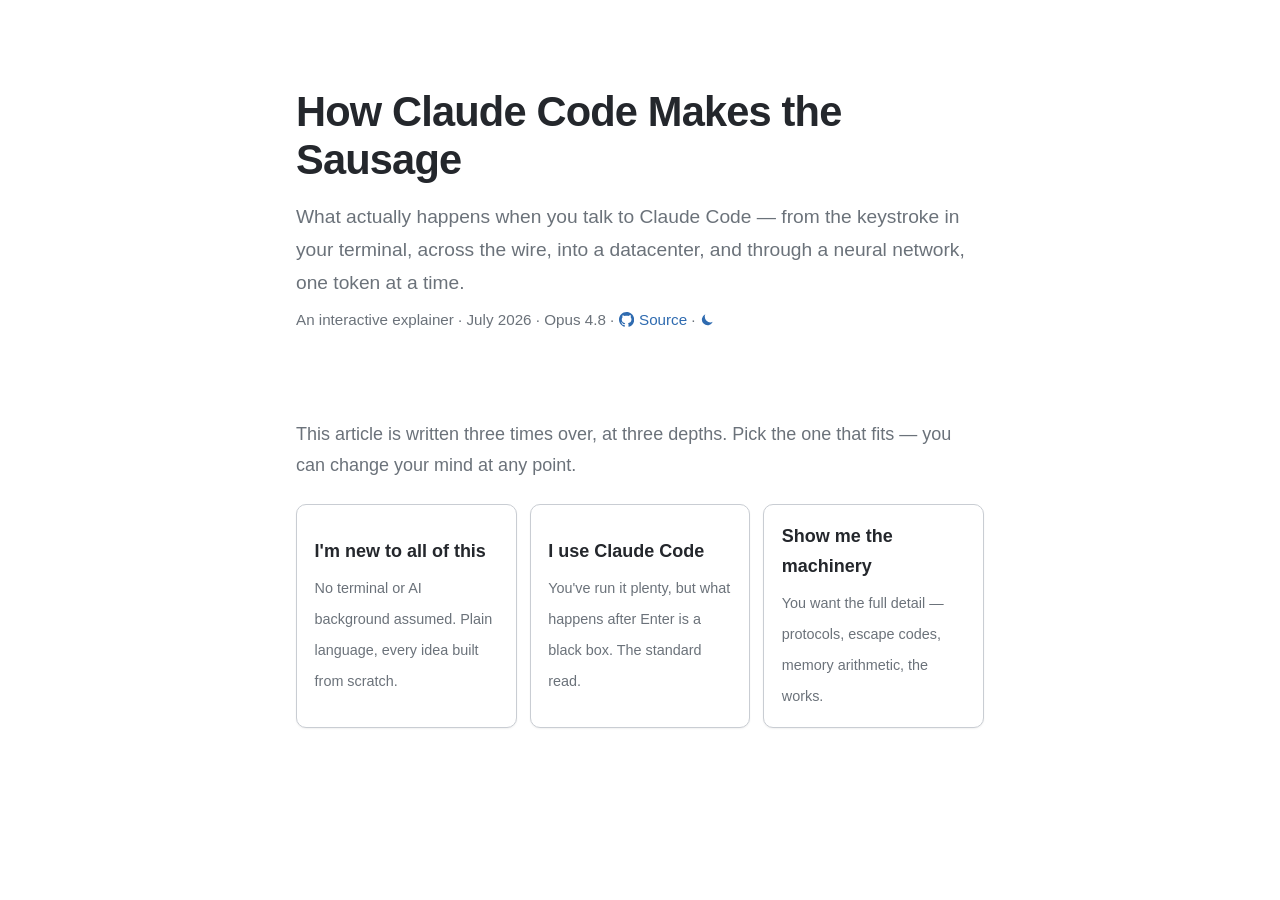
<file: index.html>
<!DOCTYPE html>
<html lang="en">
<head>
<meta charset="utf-8">
<meta name="viewport" content="width=device-width, initial-scale=1">
<meta name="color-scheme" content="light dark">
<meta http-equiv="Content-Security-Policy" content="default-src 'self'; script-src 'self' 'sha256-eS+iKHdn9iz20tV6ZNkma5nkExfCx6irGCzwLIIkHyo=' 'sha256-5WEXvY3wnRAdkKQZWmjPa38PXC6PG3GLYA5qdw1s/jM=' https://static.cloudflareinsights.com; connect-src 'self' https://cloudflareinsights.com; img-src 'self' data:; form-action 'none'; base-uri 'none'">
<title>How the Sausage Gets Made — Inside a Claude Code Session</title>
<meta name="description" content="An interactive explainer of everything that happens when you talk to Claude Code — from your terminal, across the wire, into a datacenter, and through a neural network, one token at a time.">
<meta name="google-site-verification" content="McavMBsgOOjcxfS5MPDi8FYISNo1kBuMFVGN3m3-99Q" />
<link rel="canonical" href="https://alapidas.github.io/llm-sausage/">
<meta property="og:type" content="article">
<meta property="og:site_name" content="How the Sausage Gets Made">
<meta property="og:title" content="How the Sausage Gets Made — Inside a Claude Code Session">
<meta property="og:description" content="An interactive explainer of everything that happens when you talk to Claude Code — from your terminal, across the wire, into a datacenter, and through a neural network, one token at a time.">
<meta property="og:url" content="https://alapidas.github.io/llm-sausage/">
<meta property="og:image" content="https://alapidas.github.io/llm-sausage/og.png">
<meta property="og:image:type" content="image/png">
<meta property="og:image:width" content="1200">
<meta property="og:image:height" content="630">
<meta property="og:image:alt" content="How the Sausage Gets Made — an interactive explainer of what happens when you talk to Claude Code.">
<meta name="twitter:card" content="summary_large_image">
<meta name="twitter:title" content="How the Sausage Gets Made — Inside a Claude Code Session">
<meta name="twitter:description" content="An interactive explainer of everything that happens when you talk to Claude Code — from your terminal, across the wire, into a datacenter, and through a neural network, one token at a time.">
<meta name="twitter:image" content="https://alapidas.github.io/llm-sausage/og.png">
<link rel="stylesheet" href="css/style.css">
<script>(function(){var d=document.documentElement;var l=null,t=null,n=null;try{l=localStorage.getItem('sausage-level');t=localStorage.getItem('sausage-theme');n=localStorage.getItem('sausage-length')}catch(e){}if(l==='novice'||l==='mid'||l==='deep'){d.setAttribute('data-level',l)}else{d.classList.add('gate')}if(t==='dark'||t==='light'){d.setAttribute('data-theme',t)}d.setAttribute('data-length',(n==='short'||n==='medium'||n==='long')?n:'long')})();</script>
<link rel="icon" href="data:image/svg+xml,<svg xmlns='http://www.w3.org/2000/svg' viewBox='0 0 100 100'><text y='.9em' font-size='90'>&#129386;</text></svg>">
<link rel="icon" type="image/png" href="favicon.png">
<script type="application/ld+json">
{
  "@context": "https://schema.org",
  "@type": "TechArticle",
  "headline": "How the Sausage Gets Made — Inside a Claude Code Session",
  "description": "An interactive explainer of everything that happens when you talk to Claude Code — from your terminal, across the wire, into a datacenter, and through a neural network, one token at a time.",
  "author": {
    "@type": "Person",
    "name": "Andy Lapidas"
  },
  "url": "https://alapidas.github.io/llm-sausage/",
  "image": "https://alapidas.github.io/llm-sausage/og.png",
  "inLanguage": "en",
  "datePublished": "2026-07-01"
}
</script>
</head>
<body>
<main>
<article id="top">

<header class="hero">
  <h1>How Claude Code Makes the Sausage</h1>
  <p class="subtitle">What actually happens when you talk to Claude&nbsp;Code — from the keystroke in your terminal, across the wire, into a datacenter, and through a neural network, one token at a time.</p>
  <p class="byline">An interactive explainer · July 2026 · Opus 4.8 · <a href="https://github.com/alapidas/llm-sausage"><svg class="gh-ico" viewBox="0 0 16 16" aria-hidden="true"><path d="M8 0C3.58 0 0 3.58 0 8c0 3.54 2.29 6.53 5.47 7.59.4.07.55-.17.55-.38 0-.19-.01-.82-.01-1.49-2.01.37-2.53-.49-2.69-.94-.09-.23-.48-.94-.82-1.13-.28-.15-.68-.52-.01-.53.63-.01 1.08.58 1.23.82.72 1.21 1.87.87 2.33.66.07-.52.28-.87.51-1.07-1.78-.2-3.64-.89-3.64-3.95 0-.87.31-1.59.82-2.15-.08-.2-.36-1.02.08-2.12 0 0 .67-.21 2.2.82.64-.18 1.32-.27 2-.27.68 0 1.36.09 2 .27 1.53-1.04 2.2-.82 2.2-.82.44 1.1.16 1.92.08 2.12.51.56.82 1.27.82 2.15 0 3.07-1.87 3.75-3.65 3.95.29.25.54.73.54 1.48 0 1.07-.01 1.93-.01 2.2 0 .21.15.46.55.38A8.01 8.01 0 0 0 16 8c0-4.42-3.58-8-8-8z"/></svg>Source</a> · <button type="button" id="theme-toggle" class="theme-toggle" aria-pressed="false" title="Switch to dark"><svg class="ico-sun" viewBox="0 0 16 16" aria-hidden="true"><circle cx="8" cy="8" r="3.2"/><g stroke="currentColor" stroke-width="1.4" stroke-linecap="round"><path d="M8 1v2"/><path d="M8 13v2"/><path d="M1 8h2"/><path d="M13 8h2"/><path d="M3.2 3.2l1.4 1.4"/><path d="M11.4 11.4l1.4 1.4"/><path d="M3.2 12.8l1.4-1.4"/><path d="M11.4 4.6l1.4-1.4"/></g></svg><svg class="ico-moon" viewBox="0 0 16 16" aria-hidden="true"><path d="M13.5 10.4A6 6 0 0 1 5.6 2.5a6 6 0 1 0 7.9 7.9z"/></svg><span class="vh">Toggle dark mode</span></button></p>
</header>

<div class="level-gate" id="level-gate">
  <p class="level-gate-lead">This article is written three times over, at three depths. Pick the one that fits — you can change your mind at any point.</p>
  <div class="level-cards" role="group" aria-label="Reading level">
    <button type="button" class="level-card" data-level="novice">
      <strong>I'm new to all of this</strong>
      <span>No terminal or AI background assumed. Plain language, every idea built from scratch.</span>
    </button>
    <button type="button" class="level-card" data-level="mid">
      <strong>I use Claude Code</strong>
      <span>You've run it plenty, but what happens after Enter is a black box. The standard read.</span>
    </button>
    <button type="button" class="level-card" data-level="deep">
      <strong>Show me the machinery</strong>
      <span>You want the full detail — protocols, escape codes, memory arithmetic, the works.</span>
    </button>
  </div>
</div>

<div class="level-status" id="level-status">
  <span>Reading as: <strong id="level-status-name"></strong> · <button type="button" class="level-change" id="level-change">change</button></span>
  <span class="length-control" role="group" aria-label="Length">Length:
    <button type="button" class="len-btn" data-length="short">Short</button>
    <button type="button" class="len-btn" data-length="medium">Medium</button>
    <button type="button" class="len-btn" data-length="long">Long</button>
  </span>
</div>

<nav class="toc" aria-label="Contents">
  <ol>
    <li><a href="#your-terminal">Your terminal</a></li>
    <li><a href="#the-request">The request</a></li>
    <li><a href="#into-the-datacenter">Into the datacenter</a></li>
    <li><a href="#tokens">Tokens</a></li>
    <li><a href="#the-forward-pass">The forward pass</a></li>
    <li><a href="#the-way-back">The way back</a></li>
  </ol>
</nav>

<section id="your-terminal">
  <h2>Your Terminal</h2>

  <div class="lv lv-novice len-short">
    <p>Claude Code lives in a <em>terminal</em>&nbsp;&mdash; a plain text window where
    you type commands instead of clicking. Unlike an ordinary terminal, which waits for
    Enter before showing your letters, it reacts to every keystroke, redrawing the screen
    many times a second. When you press Enter, your sentence does not travel alone: the
    model keeps no memory between messages, so each time it is handed the whole
    story&nbsp;&mdash; standing instructions, the actions it may take, notes about your
    project, and the conversation so far&nbsp;&mdash; with your sentence as the last line.
    And because it can only read and write text, whenever it wants to open a file or run a
    command it must ask the program, which does the work and hands back the result.
    Everything the model knows lives on that one growing page. Next, that page leaves your
    computer.</p>
  </div>

  <div class="lv lv-mid len-short">
    <p>It starts with a sentence: you run <code>claude</code>, ask it to fix a failing test,
    and an answer streams back. The interface is not the terminal&rsquo;s own prompt but a
    program drawing text&nbsp;&mdash; it switches the terminal into <em>raw mode</em> so
    every keystroke reaches it at once, then repaints with ANSI escape sequences on the same
    channel your shell uses to print <code>ls</code>. Pressing Enter sends far more than your
    sentence. The API is stateless, so the CLI rebuilds the whole context each call: a system
    prompt, the tool schemas (<code>Bash</code>, <code>Read</code>, <code>Edit</code>&hellip;),
    project memory, the entire conversation, and finally your message. The model cannot touch
    your machine; when it wants a file it emits a <code>tool_use</code> request, the CLI runs
    it and returns a <code>tool_result</code>, and the loop turns until the model answers in
    prose. Everything it knows lives in that one document&nbsp;&mdash; the context is the
    interface. Next, the document leaves your machine.</p>
  </div>

  <div class="lv lv-deep len-short">
    <p>The window is a program that has seized the terminal: it clears <code>ICANON</code>
    and <code>ECHO</code> in the <code>termios</code> struct and sets
    <code>VMIN&nbsp;=&nbsp;1</code>, so <code>read()</code> returns on the first byte rather
    than a whole line, and every keystroke&nbsp;&mdash; plain bytes, or CSI escapes like
    <code>\x1b[A</code> for the up arrow&nbsp;&mdash; arrives at once. It repaints by writing
    escape sequences back on the same descriptor. Pressing Enter serializes a full context,
    because the Messages API is stateless and holds no session: a multi-thousand-word system
    prompt, the tool schemas as JSON Schema objects, project memory, then the conversation as
    alternating <code>user</code> and <code>assistant</code> turns where tool outcomes return
    as <code>tool_result</code> blocks&nbsp;&mdash; your message appended last. History
    dominates, every returned byte resent verbatim. The model is a pure text-to-text function;
    the agent is the loop the CLI wraps around it, running while turns come back with stop
    reason <code>tool_use</code> and halting on <code>end_turn</code>. The invariant is stark:
    the context is not a view onto the state, it is the entire state. Next, the CLI serializes
    and sends it.</p>
  </div>

  <div class="lv lv-novice len-long">
    <p>Most people meet a large language model in a chat app: a box you type into,
    answers in text. Claude Code lives somewhere less familiar&nbsp;&mdash; a
    <em>terminal</em>, a plain text-only window where you type commands instead of
    clicking buttons. Launch it there and it paints its own interface out of text.</p>

    <p>An ordinary terminal waits for you to press Enter before it prints your
    letters. Claude Code turns that off to react the instant you touch a key. Now
    nothing appears on its own: the program notices each keystroke and redraws the
    screen to show it, many times a second.</p>

    <p>In the demonstration below, a request types itself into a small terminal while
    the boxes beneath count each key pressed and how often the screen is redrawn.</p>
  </div>

  <div class="lv lv-mid len-long">
    <p>It starts with a sentence. You run <code>claude</code>, ask it to fix the
    failing test, and press Enter; an answer streams back character by character. It
    feels like a chat window and is nothing like one: before that first character, your
    sentence is folded into a document hundreds of thousands of characters long,
    shipped as JSON to a datacenter and pushed through layer upon layer of GPU
    arithmetic. We follow it the whole way, beginning on your own machine.</p>

    <h3>A program drawing a picture of a prompt</h3>

    <p>The interface greeting you is not the terminal&rsquo;s own prompt but a
    JavaScript program drawing a text-mode interface. Normally a terminal runs in
    what Unix calls <em>canonical mode</em>: the operating system buffers your
    keystrokes into a line, handles backspace, echoes each character, and hands over the
    finished line only at Enter. An interactive interface cannot work that way, so
    Claude Code switches into <em>raw mode</em>, where every key reaches the CLI process
    immediately as a raw byte or two, nothing echoed automatically.</p>

    <p>Every character you see is thus the program rendering, not the terminal echoing.
    When a byte arrives, the CLI updates its state and repaints the affected region by
    writing ANSI escape sequences to standard output. All of it is redrawn many times a
    second, on the same channel your shell uses to print <code>ls</code>. In the
    demonstration below, a request types itself into a miniature terminal while the lane
    beneath tracks each keystroke: key event, raw byte to the CLI process, and a running
    count of redraws.</p>
  </div>

  <div class="lv lv-deep len-long">
    <p>The window is not the terminal&rsquo;s prompt but a program that has seized
    control of it (npm-distributed for Node.js, or shipped with its own runtime). A Unix
    terminal&rsquo;s driver defaults to <em>canonical mode</em>, governed by a
    <code>termios</code> struct whose flags set the line discipline: <code>ICANON</code>
    buffers bytes until a newline before waking the reader, and <code>ECHO</code> prints
    each byte back. A text UI cannot wait for newlines, so the CLI switches the
    descriptor to <em>raw mode</em>: it clears
    <code>ICANON</code> and <code>ECHO</code>, disables signal generation, and sets
    <code>VMIN&nbsp;=&nbsp;1</code>, <code>VTIME&nbsp;=&nbsp;0</code> so
    <code>read()</code> returns on the first available byte, not a whole line. Keystrokes
    then arrive at once on standard input, echoed only if the program echoes them.</p>

    <p>Most keys arrive as the obvious byte; the interesting ones do not. The up arrow
    sends three bytes&nbsp;&mdash; <code>ESC</code>, <code>[</code>, <code>A</code>, that
    is <code>\x1b[A</code>&nbsp;&mdash; a <em>CSI</em> (Control Sequence Introducer)
    escape sequence; Home, End, the function keys, and modified chords each encode their
    own, which the program parses to recover the keypress. Output uses the same alphabet
    in reverse&nbsp;&mdash; <code>\x1b[H</code> homes the cursor, <code>\x1b[2K</code>
    erases a line, <code>\x1b[38;2;&hellip;m</code> sets a truecolor foreground&nbsp;&mdash;
    on the very channel your shell uses to print <code>ls</code>.</p>

    <p>Built on a React renderer for the terminal (Ink), the program keeps a virtual
    screen and re-renders it like frames: each state change diffs against the last and
    emits only the escape sequences to reconcile them. On resize the kernel delivers
    <code>SIGWINCH</code>; the process re-reads rows and columns through the
    <code>TIOCGWINSZ</code> ioctl and repaints. In the
    demonstration below, a request types itself into a miniature terminal while the lane
    beneath tracks each keystroke&nbsp;&mdash; key event, raw byte, running redraw
    count&nbsp;&mdash; beside a bytes-in-versus-redraws readout and the ANSI sequences
    (<code>ESC[2K</code>, <code>ESC[G</code>) it writes to repaint.</p>
  </div>

  <div class="figure" id="fig-terminal"></div>

  <div class="lv lv-novice len-long">
    <p>Pressing Enter does not send your sentence alone. The model keeps no memory
    between messages, so each time it is handed the whole story anew&nbsp;&mdash;
    standing instructions, the actions it may take, notes about your project, and the
    conversation so far. Your sentence is the last line of a very long page.</p>

    <p>Below, drag the slider to grow the conversation; each band is named beneath the
    bar, and an arrow points out your own message, tiny beside everything else.</p>
  </div>

  <div class="lv lv-mid len-long">
    <h3>What Enter actually sends</h3>

    <p>Your sentence goes at the very end of something much larger. The API is
    stateless: the model retains no memory between calls, so the CLI rebuilds the
    context from scratch on every request. First a large <em>system prompt</em>:
    several thousand words on behavior and tool use. Then the
    <em>tool definitions</em>&nbsp;&mdash; <code>Bash</code>, <code>Read</code>,
    <code>Edit</code>, <code>Grep</code>, and more, each as a JSON schema. Then project
    memory such as <code>CLAUDE.md</code>. Then the whole conversation so
    far&nbsp;&mdash; every message, reply, and tool result. And finally your new
    message.</p>

    <p>The figure below lays this out as one horizontal bar: the model&rsquo;s
    <em>context window</em>, with room for 200,000 tokens. A token is a short chunk of
    text, about three-quarters of an English word; we meet tokens properly later. Drag
    the slider to extend the conversation and hover over or touch each segment to see
    what it holds. Notice how fast the history grows, and how thin the green sliver of
    your new message stays.</p>
  </div>

  <div class="lv lv-deep len-long">
    <p>Your sentence rides at the end of a document the CLI rebuilds from nothing on
    every call: the Messages API is stateless, holding no session between requests. In
    order: a <em>system prompt</em> of several thousand words setting behavior and
    tool-use policy; the <em>tool schemas</em>&nbsp;&mdash; <code>Bash</code>,
    <code>Read</code>, <code>Edit</code>, <code>Grep</code>, and the rest&nbsp;&mdash;
    each a JSON Schema object with typed parameters, read by the model as documentation
    for what it may request; project memory (<code>CLAUDE.md</code> and nested memory
    files) as text; then the conversation, messages alternating <code>user</code> and
    <code>assistant</code> roles, where an assistant turn may carry prose and
    <code>tool_use</code> blocks whose outcomes return as <code>tool_result</code> blocks
    in the next user turn. Your new message is appended last.</p>

    <p>History dominates: every turn adds not just what was said but every byte the tools
    returned&nbsp;&mdash; whole files, command output, search hits&nbsp;&mdash; all resent
    verbatim on the next call. In the figure below, drag the slider to extend the
    conversation and hover over or touch each segment to read its exact token count, a
    rough byte estimate, and its position in the request; a toggle re-expresses the window
    in kilobytes on the wire. The <em>context window</em> holds 200,000 tokens (a token is
    about three-quarters of a word, met properly later), and the history swells while your
    new message stays a thin sliver.</p>
  </div>

  <div class="lv lv-novice len-medium">
    <p>Claude Code lives in a <em>terminal</em>&nbsp;&mdash; a plain text window where you
    type commands instead of clicking buttons. An ordinary terminal waits for you to press
    Enter before it prints your letters; Claude Code turns that off, reacting the instant you
    touch a key and redrawing the screen many times a second to show it.</p>

    <p>Pressing Enter does not send your sentence alone. The model keeps no memory between
    messages, so each time it is handed the whole story anew&nbsp;&mdash; standing
    instructions, the actions it may take, notes about your project, and the conversation so
    far. Your sentence is the last line of a very long page. Below, drag the slider to grow
    the conversation; each band is named beneath the bar, and an arrow points out your own
    message, tiny beside everything else.</p>
  </div>

  <div class="lv lv-mid len-medium">
    <p>It starts with a sentence. You run <code>claude</code>, ask it to fix the failing
    test, and an answer streams back character by character. It feels like a chat window and
    is nothing like one. The interface greeting you is not the terminal&rsquo;s prompt but a
    program drawing a text-mode interface: it switches the terminal into <em>raw mode</em> so
    every keystroke reaches the process immediately, then repaints by writing ANSI escape
    sequences to standard output&nbsp;&mdash; all on the same channel your shell uses to print
    <code>ls</code>.</p>

    <p>Pressing Enter sends far more than your sentence. The API is stateless&nbsp;&mdash; the
    model retains no memory between calls&nbsp;&mdash; so the CLI rebuilds the context from
    scratch every time. First a large <em>system prompt</em> of several thousand words on
    behavior and tool use. Then the <em>tool definitions</em>&nbsp;&mdash; <code>Bash</code>,
    <code>Read</code>, <code>Edit</code>, <code>Grep</code>, and more, each a JSON schema. Then
    project memory such as <code>CLAUDE.md</code>. Then the whole conversation so far. And
    finally your new message. The figure below lays this out as one horizontal bar: the
    model&rsquo;s <em>context window</em>, with room for 200,000 tokens. A token is a short
    chunk of text, about three-quarters of an English word; we meet tokens properly later.
    Drag the slider to extend the conversation and hover over or touch each segment to see
    what it holds. Notice how fast the history grows, and how thin the green sliver of your
    new message stays.</p>
  </div>

  <div class="lv lv-deep len-medium">
    <p>The window is not the terminal&rsquo;s prompt but a program that has seized control of
    it. A Unix terminal defaults to <em>canonical mode</em>, where the driver buffers bytes
    until a newline and echoes each one; a text UI cannot wait for newlines, so the CLI
    switches the descriptor to <em>raw mode</em>&nbsp;&mdash; clearing <code>ICANON</code> and
    <code>ECHO</code>, setting <code>VMIN&nbsp;=&nbsp;1</code>, <code>VTIME&nbsp;=&nbsp;0</code>
    so <code>read()</code> returns on the first available byte. Most keys arrive as the obvious
    byte; the interesting ones do not&nbsp;&mdash; the up arrow sends <code>ESC</code>,
    <code>[</code>, <code>A</code>, a CSI escape sequence the program parses. Output uses the
    same alphabet in reverse, on the very channel your shell uses to print <code>ls</code>.</p>

    <p>Pressing Enter serializes a document the CLI rebuilds from nothing on every call,
    because the Messages API is stateless. In order: a <em>system prompt</em> of several
    thousand words; the <em>tool schemas</em>&nbsp;&mdash; <code>Bash</code>, <code>Read</code>,
    <code>Edit</code>, <code>Grep</code>&nbsp;&mdash; each a JSON Schema object the model reads
    as documentation; project memory as text; then the conversation, messages alternating
    <code>user</code> and <code>assistant</code> roles, where an assistant turn may carry
    <code>tool_use</code> blocks whose outcomes return as <code>tool_result</code> blocks in the
    next user turn. Your new message is appended last. History dominates: every turn resends
    not just what was said but every byte the tools returned&nbsp;&mdash; whole files, command
    output, search hits&nbsp;&mdash; verbatim. In the figure below, drag the slider to extend
    the conversation and hover over or touch each segment to read its exact token count, a
    rough byte estimate, and its position in the request; a toggle re-expresses the window in
    kilobytes on the wire. The <em>context window</em> holds 200,000 tokens, and the history
    swells while your new message stays a thin sliver.</p>
  </div>

  <div class="figure figlen-medium" id="fig-context-assembly"></div>

  <div class="lv lv-novice len-long">
    <p>The pile also holds results from doing things: a file read, a command run. The
    model can only read and write text; it cannot touch your computer. So when it wants a
    file, it asks the program, which checks that this is allowed, runs it, and adds the
    result to the story.</p>

    <p>In the animation below, watch that loop turn: a request like &ldquo;fix the failing
    test&rdquo; often takes several rounds before the model stops asking and simply
    answers.</p>
  </div>

  <div class="lv lv-mid len-long">
    <p class="note">The segment sizes here are illustrative, not measured, and shift
    between versions; even so, system prompt and tool schemas together typically run to
    tens of thousands of tokens before you type anything.</p>

    <h3>An agent, not an oracle</h3>

    <p>Where do those tool results come from? The model cannot open your files or run
    your tests; it only receives and produces text. What makes Claude Code an
    <em>agent</em> is the program wrapped around it. When the model wants
    <code>auth.spec.ts</code>, it replies not with an answer but with a
    <code>tool_use</code> request. The CLI checks it against your permission settings,
    prompting you when required, runs the tool locally, packages the output into a
    <code>tool_result</code> message, and sends the whole context back. Seeing the file,
    it may ask to run the test suite, and the cycle repeats.</p>

    <p>In the animation below you can watch this loop turn: a single &ldquo;fix the failing
    test&rdquo; routinely fans out into half a dozen API calls before the model answers
    with plain prose instead of another tool request. How that reply becomes an edit on
    your disk is the final section&rsquo;s story.</p>
  </div>

  <div class="lv lv-deep len-long">
    <p>Those tool results expose the architecture. The model is a pure text-to-text
    function: context in, tokens out&nbsp;&mdash; it cannot open a file or start a
    process. The agent is the loop the CLI wraps around it. When the model needs
    <code>auth.spec.ts</code>, it does not answer; it emits an assistant turn carrying a
    <code>tool_use</code> block and a stop reason of <code>tool_use</code> rather than a
    finished reply. The CLI checks the call against your permission configuration,
    prompting you when the rules demand, runs the tool locally, wraps the output in a
    <code>tool_result</code> block, and issues a fresh request with the enlarged context.
    Able now to read the file, it may emit another <code>tool_use</code>, and the wheel
    turns again.</p>

    <p>The loop continues while turns come back with stop reason <code>tool_use</code>,
    and halts on an <code>end_turn</code>&nbsp;&mdash; ordinary prose with no tool
    call&nbsp;&mdash; handed back as the answer. Other
    conditions break it too: a configured iteration ceiling, an error or denied permission,
    or you interrupting. In the animation below, each lap is marked with the stop reason
    keeping it going, <code>tool_use</code>, until the exit turn reads
    <code>end_turn</code>; a single &ldquo;fix the failing test&rdquo; fans out into half a
    dozen requests before the model settles on prose, and how that reply becomes an edit on
    disk is the last section&rsquo;s subject.</p>
  </div>

  <div class="figure" id="fig-agent-loop"></div>

  <div class="lv lv-novice len-long">
    <p>Everything the model knows about your request lives in that one growing page of
    text. It cannot glance at your screen, wander your files, or remember yesterday; what
    is not on the page does not exist for it. Next we follow that page as it leaves your
    computer.</p>
  </div>

  <div class="lv lv-mid len-long">
    <p>Notice what this implies: everything the model will ever know about your request
    lives in that one growing document. It cannot peek at your screen, browse your
    filesystem, or recall yesterday. If a fact is not in the context, for the model it
    does not exist. The context is the interface.</p>

    <p>At this point the CLI serializes the assembled context into the body of a JSON
    request addressed to Anthropic&rsquo;s API. In the next section, we follow it out of
    your machine.</p>
  </div>

  <div class="lv lv-deep len-long">
    <p>The invariant is stark: everything the model will ever know about your task lives
    in that single reconstructed document. There is no side channel&nbsp;&mdash; no
    background access to your screen, your filesystem, or yesterday&rsquo;s session. A
    fact reaches the model only if something places it in the context. The context is not
    a view onto the state; it is the entire state. With that document assembled, the CLI
    is ready
    to serialize and send it, where the next section begins.</p>
  </div>

  <div class="lv lv-novice len-medium">
    <p>The page also holds results from doing things: a file read, a command run. The model
    can only read and write text&nbsp;&mdash; it cannot touch your computer&nbsp;&mdash; so
    when it wants a file it asks the program, which checks that this is allowed, runs it, and
    adds the result to the story. A single request like &ldquo;fix the failing test&rdquo;
    often takes several such rounds before the model stops asking and simply answers.
    Everything it knows lives on that one page; what is not written there does not exist for
    it. Next, the page leaves your computer.</p>
  </div>

  <div class="lv lv-mid len-medium">
    <p>Where do those tool results come from? The model cannot open your files or run your
    tests; it only receives and produces text. What makes Claude Code an <em>agent</em> is the
    program wrapped around it. When the model wants <code>auth.spec.ts</code>, it replies not
    with an answer but a <code>tool_use</code> request; the CLI checks it against your
    permission settings, runs the tool locally, packages the output into a
    <code>tool_result</code> message, and sends the whole context back. Seeing the file, it may
    ask to run the test suite, and the cycle repeats&nbsp;&mdash; a single &ldquo;fix the
    failing test&rdquo; routinely fans out into half a dozen API calls before the model answers
    with prose. Everything it will ever know about your request lives in that one growing
    document; it cannot peek at your screen or recall yesterday. The context is the interface.
    Next, the CLI serializes it into JSON and sends it out of your machine.</p>
  </div>

  <div class="lv lv-deep len-medium">
    <p>Those tool results expose the architecture. The model is a pure text-to-text function:
    context in, tokens out&nbsp;&mdash; it cannot open a file or start a process. The agent is
    the loop the CLI wraps around it. When the model needs <code>auth.spec.ts</code>, it does
    not answer; it emits an assistant turn carrying a <code>tool_use</code> block and a stop
    reason of <code>tool_use</code>. The CLI checks the call against your permission
    configuration, runs the tool locally, wraps the output in a <code>tool_result</code> block,
    and issues a fresh request with the enlarged context. The loop continues while turns come
    back with stop reason <code>tool_use</code> and halts on an <code>end_turn</code>&nbsp;&mdash;
    ordinary prose with no tool call&nbsp;&mdash; handed back as the answer; a single &ldquo;fix
    the failing test&rdquo; fans out into half a dozen requests before the model settles on
    prose. The invariant is stark: everything the model will ever know about your task lives in
    that single reconstructed document. There is no side channel. The context is not a view onto
    the state; it is the entire state. Next, the CLI serializes and sends it.</p>
  </div>
</section>

<section id="the-request">
  <h2>The Request</h2>

  <div class="lv lv-novice len-short">
    <p>When you press Enter, your message is packed up like a letter and sent to
    Anthropic&rsquo;s computers, which do the thinking and reply. Because those computers keep
    no memory, every letter carries the whole conversation so far, plus a label proving it is
    from you so only your account is charged. Before the letter goes out, the two computers
    exchange a quick greeting and agree on a secret code; from then on everything is sealed, so
    anyone who intercepted it would find only scrambled nonsense&nbsp;&mdash; which is why it is
    safe to send Claude your private notes. The sealed letter is broken into pieces that hop
    from machine to machine across the internet, none able to read what is inside, until they
    reach Anthropic&rsquo;s front door. That door is where we go next.</p>
  </div>

  <div class="lv lv-mid len-short">
    <p>The CLI has serialized everything the model needs into one JSON document, and it leaves
    your machine as an ordinary HTTPS <code>POST</code> to
    <code>https://api.anthropic.com/v1/messages</code>. No private tunnel: a web request like
    your browser makes all day, only larger. The body carries <code>model</code>,
    <code>max_tokens</code> (a cap on the reply, not a target), <code>system</code>, the
    <code>messages</code> array of alternating turns, the <code>tools</code> and their schemas,
    and <code>stream: true</code>; headers prove who is asking. Before the first byte, DNS
    resolves the hostname to a nearby edge network, TCP handshakes, and TLS&nbsp;1.3 establishes
    shared keys in one round trip, so your API key and source never cross the wire in readable
    form. The request then travels hop by hop as encrypted packets&nbsp;&mdash; each router reads
    only the address, never the contents&nbsp;&mdash; bounded by physics, since light in fiber
    costs tens of milliseconds across a continent. Next, it reaches Anthropic&rsquo;s front
    door.</p>
  </div>

  <div class="lv lv-deep len-short">
    <p>The document leaves as a single HTTP <code>POST</code> to
    <code>https://api.anthropic.com/v1/messages</code> over HTTP/2 inside TLS. The JSON is the
    public Messages API shape; because the endpoint is stateless it is the whole world the
    model sees&nbsp;&mdash; <code>model</code>, a server-enforced <code>max_tokens</code>
    ceiling, <code>system</code>, <code>messages</code> as alternating turns (tool output
    returns as a <code>tool_result</code> block in the next user turn), <code>tools</code> with
    JSON Schema, and <code>stream: true</code>. Prompt caching rides here too:
    <code>cache_control</code> breakpoints let the server serve a matching prefix from cache,
    the match a strict prefix over <code>tools</code>, <code>system</code>, <code>messages</code>.
    First DNS, typically to an anycast edge; then TCP; then TLS&nbsp;1.3, whose ClientHello
    carries an ephemeral <code>key_share</code> (usually X25519) so both sides derive the same
    secret in one round trip, with forward secrecy. Packets then cross your ISP, the backbone,
    and the edge, every router forwarding on the IP header alone; the payload is opaque
    ciphertext, but its sizes and timing still leak the shape of the streamed reply, and latency
    has a hard floor of about 200&nbsp;km per millisecond in fiber. Next, the front door.</p>
  </div>

  <div class="lv lv-novice len-long">
    <p>When you type a message to Claude and press enter, it does not stay on your computer. It is packed up like a letter and sent to Anthropic's computers, which do the thinking and reply; your machine is just the envelope-stuffer and the mail slot.</p>

    <p>The computers that answer keep no memory, so every time you write, the program folds the whole conversation so far — your new message and every earlier turn — back into the envelope. A label proving the letter is from you rides along, so only your account is charged.</p>

    <p>Below, hover over or tap the parts of one such letter to see what each is for; a real one is far too long, so the sample is short.</p>
  </div>

  <div class="lv lv-mid len-long">
    <p>The CLI has serialized everything the model needs into one JSON document, and it leaves your machine as an ordinary HTTPS <code>POST</code> to <code>https://api.anthropic.com/v1/messages</code> — the endpoint every program using the Claude API hits. No private tunnel, no special protocol: a web request like your browser makes all day, only larger and longer-lived.</p>

    <p>The server keeps no memory between calls, so everything the model will know arrives in this one body. <code>model</code> names which model answers; <code>max_tokens</code> caps how long the reply may grow, a stop condition rather than a target; <code>system</code> carries the CLI's standing instructions; and <code>messages</code> is the conversation, an array of <code>user</code> and <code>assistant</code> turns that alternate strictly because every tool result returns as the next user turn, a <code>tool_result</code> block. <code>tools</code> lists every tool the model may request, each with a JSON Schema, and <code>stream</code> is <code>true</code>. Alongside ride the headers: <code>x-api-key</code> (or an OAuth bearer token for subscription sign-ins) proves who is asking, <code>anthropic-version</code> pins behavior to a date, and <code>content-type</code> declares the body JSON.</p>

    <p>In the figure below, hover over or tap each highlighted part of an abbreviated request to see what it is for; a real body runs to hundreds of kilobytes, so the long strings are elided.</p>
  </div>

  <div class="lv lv-deep len-long">
    <p>The document leaves as a single HTTP <code>POST</code> to <code>https://api.anthropic.com/v1/messages</code>, over HTTP/2 inside a TLS connection we open in a moment. The body is JSON in the public Messages API shape every SDK serializes to; because the endpoint is stateless it is the whole world the model sees. <code>model</code> selects the model; <code>max_tokens</code> is a hard output ceiling, enforced server-side and invisible to the model; <code>system</code> holds the standing instructions; <code>messages</code> is the conversation as <code>user</code> and <code>assistant</code> turns. Tool output is not a distinct role — a result returns in the next <code>user</code> turn as a <code>tool_result</code> block keyed to its <code>tool_use</code> id, which is why turns alternate strictly. <code>tools</code> carries each tool's name, description, and JSON Schema, and <code>stream</code> is <code>true</code> so the reply arrives incrementally.</p>

    <p>One field family changes the economics of the agentic loop: prompt caching. Attaching <code>cache_control</code> breakpoints of type <code>ephemeral</code> to content blocks lets the server serve a matching prefix from cache instead of reprocessing it. The match is a strict prefix — the prompt is hashed in the fixed order <code>tools</code>, <code>system</code>, <code>messages</code>, and one differing byte before a breakpoint invalidates everything after — so a well-behaved CLI keeps the stable head byte-identical and appends only at the end. You get up to four breakpoints, and <code>usage</code> reports <code>cache_read_input_tokens</code> and <code>cache_creation_input_tokens</code> to confirm hits; how Anthropic stores those prefixes internally is not public. Three headers ride alongside: <code>x-api-key</code> or an <code>Authorization: Bearer</code> token, <code>anthropic-version</code>, and <code>content-type</code>.</p>

    <p>Below, hover over or tap each highlighted part to read what it does and its rough size in bytes and tokens, with a line totalling the roughly 150-kilobyte body whose long strings — system prompt, tool schemas, history — are elided.</p>
  </div>

  <div class="lv lv-novice len-medium">
    <p>When you type a message to Claude and press Enter, it does not stay on your computer. It
    is packed up like a letter and sent to Anthropic&rsquo;s computers, which do the thinking
    and reply; your machine is just the envelope-stuffer and the mail slot. The computers that
    answer keep no memory, so every time you write, the program folds the whole conversation so
    far&nbsp;&mdash; your new message and every earlier turn&nbsp;&mdash; back into the envelope.
    A label proving the letter is from you rides along, so only your account is charged. Below,
    hover over or tap the parts of one such letter to see what each is for; a real one is far
    too long, so the sample is short.</p>
  </div>

  <div class="lv lv-mid len-medium">
    <p>The CLI has serialized everything the model needs into one JSON document, and it leaves
    your machine as an ordinary HTTPS <code>POST</code> to
    <code>https://api.anthropic.com/v1/messages</code>&nbsp;&mdash; the endpoint every program
    using the Claude API hits. No private tunnel, no special protocol: a web request like your
    browser makes all day, only larger and longer-lived. The server keeps no memory between
    calls, so everything the model will know arrives in this one body. <code>model</code> names
    which model answers; <code>max_tokens</code> caps how long the reply may grow, a stop
    condition rather than a target; <code>system</code> carries the CLI&rsquo;s standing
    instructions; and <code>messages</code> is the conversation, an array of <code>user</code>
    and <code>assistant</code> turns that alternate strictly because every tool result returns
    as the next user turn. <code>tools</code> lists every tool the model may request, each with
    a JSON Schema, and <code>stream</code> is <code>true</code>. Alongside ride the headers:
    <code>x-api-key</code> (or an OAuth bearer token for subscription sign-ins) proves who is
    asking, <code>anthropic-version</code> pins behavior to a date, and <code>content-type</code>
    declares the body JSON. In the figure below, hover over or tap each highlighted part of an
    abbreviated request to see what it is for; a real body runs to hundreds of kilobytes, so
    the long strings are elided.</p>
  </div>

  <div class="lv lv-deep len-medium">
    <p>The document leaves as a single HTTP <code>POST</code> to
    <code>https://api.anthropic.com/v1/messages</code>, over HTTP/2 inside a TLS connection. The
    body is JSON in the public Messages API shape every SDK serializes to; because the endpoint
    is stateless it is the whole world the model sees. <code>model</code> selects the model;
    <code>max_tokens</code> is a hard output ceiling, enforced server-side and invisible to the
    model; <code>system</code> holds the standing instructions; <code>messages</code> is the
    conversation as <code>user</code> and <code>assistant</code> turns. Tool output is not a
    distinct role&nbsp;&mdash; a result returns in the next <code>user</code> turn as a
    <code>tool_result</code> block keyed to its <code>tool_use</code> id, which is why turns
    alternate strictly. <code>tools</code> carries each tool&rsquo;s name, description, and JSON
    Schema, and <code>stream</code> is <code>true</code>. One field family changes the economics
    of the agentic loop: prompt caching. Attaching <code>cache_control</code> breakpoints of type
    <code>ephemeral</code> lets the server serve a matching prefix from cache instead of
    reprocessing it. The match is a strict prefix&nbsp;&mdash; the prompt is hashed in the fixed
    order <code>tools</code>, <code>system</code>, <code>messages</code>, and one differing byte
    before a breakpoint invalidates everything after&nbsp;&mdash; so a well-behaved CLI keeps the
    stable head byte-identical and appends only at the end. You get up to four breakpoints, and
    <code>usage</code> reports <code>cache_read_input_tokens</code> and
    <code>cache_creation_input_tokens</code> to confirm hits. Three headers ride alongside:
    <code>x-api-key</code> or an <code>Authorization: Bearer</code> token,
    <code>anthropic-version</code>, and <code>content-type</code>. Below, hover over or tap each
    highlighted part to read what it does and its rough size in bytes and tokens, with a line
    totalling the roughly 150-kilobyte body whose long strings are elided.</p>
  </div>

  <div class="figure figlen-medium" id="fig-request-json"></div>

  <div class="lv lv-novice len-long">
    <p>Before the letter goes out, your computer and Anthropic's exchange a quick greeting and agree on a secret code only the two of them know. From then on everything is sealed: anyone who opened the envelope along the way would find only scrambled nonsense, which is why it is safe to send Claude your private notes.</p>

    <p>Below, watch the greeting play out while a counter tallies the delay, then flip the switch: a follow-up message skips the greeting, because the two computers already know each other.</p>
  </div>

  <div class="lv lv-mid len-long">
    <h3>Before the first byte</h3>

    <p>A name is not an address, so first comes DNS: your machine asks a resolver what IP <code>api.anthropic.com</code> maps to, and the answer usually belongs not to one datacenter but to an edge network whose points of presence worldwide route the address near you. Then your machine opens a TCP connection — SYN, SYN-ACK, ACK — a round trip that gives both sides agreed sequence numbers, so lost or reordered packets can be repaired later.</p>

    <p>In TLS 1.3 your machine sends a ClientHello carrying its half of a key exchange; the server answers with its own half, a certificate proving it is <code>api.anthropic.com</code>, and a Finished message, all in one flight. Your machine verifies the certificate, sends its own Finished, and attaches encrypted application data to that same flight. One round trip, and both ends hold symmetric keys no eavesdropper can derive — which is why your API key and your source code never cross the internet in readable form. The demonstration below replays this as a sequence diagram, a clock adding a plausible 30&nbsp;ms per round trip; flip the toggle to reuse an open connection and everything above the final arrow disappears.</p>
  </div>

  <div class="lv lv-deep len-long">
    <p>A hostname is not a route, so the first work is DNS: your resolver walks the delegation chain and returns <code>A</code> and <code>AAAA</code> records for <code>api.anthropic.com</code>. Large public endpoints are typically fronted by anycast — the same IP announced into BGP from many points of presence at once, the routing fabric delivering your packets to whichever is closest in network terms. Which networks announce it, and where they terminate the connection, is not public for Anthropic specifically; this is how large API services are commonly fronted. TCP then handshakes — SYN, SYN-ACK, ACK — establishing sequence numbers so loss and reordering can be repaired.</p>

    <p>TLS 1.3 then secures the channel in one round trip. The ClientHello carries a <code>key_share</code> — your half of an ephemeral Diffie-Hellman exchange, typically over X25519 — and the server replies with its own, from which both sides derive the same secret, followed by its certificate chain and a Finished, now encrypted. Your machine validates that chain to a trusted root, confirms the certificate's subject-alternative-name list covers the host, and appends encrypted application data to the same flight. The ephemeral keys give forward secrecy; a resumed session reuses a pre-shared-key ticket to collapse the handshake further. One detail worth naming: the Server Name Indication — the cleartext <code>api.anthropic.com</code> in the ClientHello — stays visible unless Encrypted Client Hello is used.</p>

    <p>Below, the handshake replays as a sequence diagram with a clock adding a plausible 30&nbsp;ms per round trip; a toggle drops every flight above the final arrow on a resumed connection, and a panel names what a passive observer still reads — the destination address, the cleartext SNI hostname, and every record's size and timing.</p>
  </div>

  <div class="figure" id="fig-tls"></div>

  <div class="lv lv-novice len-long">
    <p>The sealed letter does not travel in one piece: it is broken up, and each piece is passed from machine to machine — your home router, your provider's equipment, a chain of big routers forming the internet's backbone. Every machine reads the address outside; none can read what is sealed inside.</p>

    <p>None can beat distance: the pieces move at nearly the speed of light, yet crossing an ocean takes noticeably longer than crossing a city. Below, follow a piece along its route, tap any machine to see what it may read, and slide from a nearby to a faraway destination to feel how distance adds to the wait.</p>
  </div>

  <div class="lv lv-mid len-long">
    <p>That toggle matters: an agentic session is a loop — the model asks for a tool, the CLI runs it and sends the result back — so HTTP keep-alive holds the connection open, and every request after the first skips DNS and both handshakes.</p>

    <h3>Hop by hop</h3>

    <p>Split into packets, the request travels a path you never see, from your Wi-Fi router to the edge point of presence your DNS answer named. Each router reads only the IP header — destination, a hop counter, a few flags — and forwards the packet on; the payload is TLS ciphertext, so a router could copy every byte and learn nothing beyond who is talking to whom.</p>

    <p>This has a hard floor: light in fiber travels about 200&nbsp;km per millisecond, so crossing a continent costs tens of milliseconds — which is why edge networks terminate close to you. Below, watch a packet make the trip, hover over or tap any node to see what it can read, and drag the slider from same-city to trans-oceanic distances to feel geography dominate the total.</p>
  </div>

  <div class="lv lv-deep len-long">
    <p>Over that connection the CLI speaks HTTP/2: the request becomes binary frames, headers are compressed with HPACK, and the whole agentic loop — request, tool call, result, next request — is multiplexed over the single kept-alive connection, so every turn after the first pays only one-way travel rather than another setup. Each frame is split into IP packets that cross your ISP's access and aggregation layers, the backbone, and the edge terminating your session. Every router forwards on the destination address in the IP header alone, decrementing the TTL, with the route between autonomous systems chosen by BGP over peering and transit links.</p>

    <p>To all of them the payload is opaque ciphertext, which hides the contents — your key, your code, the model's tokens — but not the metadata. Because the response streams token by token, the sizes and timing of the ciphertext frames trace the shape of the generation, so an observer counting bytes and clocking arrivals learns roughly how long the answer is and how fast it comes; padding and framing blunt this without erasing it. Latency, meanwhile, has a floor set by physics: light in fiber moves about 200&nbsp;km per millisecond, so a transcontinental leg costs tens of milliseconds — the reason terminating your connection near you is worth the trouble.</p>

    <p>Below, watch the packet's TTL tick down at each router, tap any node to see what it can read, and drag the distance slider while a bar tallies the one-way latency hop by hop and the cumulative round-trip total.</p>
  </div>

  <div class="figure" id="fig-journey"></div>

  <div class="lv lv-novice len-long">
    <p>The letter has reached Anthropic's front door, where a very busy building must decide, in the blink of an eye, who opens it — and that is where we go next.</p>
  </div>

  <div class="lv lv-mid len-long">
    <p class="note">We drew five hops; a real <code>traceroute</code> typically shows ten to twenty, and the machinery fronting <code>api.anthropic.com</code> — which networks announce it, where TLS is terminated — is not public. This is the common shape of large API fronting; the physics is the same either way.</p>

    <p>Because the request said <code>stream: true</code>, the response is not one document delivered when the model finishes but a long-lived HTTP response carrying server-sent events, the connection staying open for the whole generation; we unpack it in the final section. For now the packets have reached Anthropic's front door, where a large-scale inference service has a few milliseconds to decide what to do with them.</p>
  </div>

  <div class="lv lv-deep len-long">
    <p class="note">The figure draws five hops; a real <code>traceroute</code> usually shows ten to twenty, and what sits in front of <code>api.anthropic.com</code> — which networks originate the anycast route, where TLS is terminated — is not public. This is the common shape of large API fronting; the physics is invariant.</p>

    <p>Because the request set <code>stream: true</code>, the response is not one buffered document but a long-lived reply carrying server-sent events over the same HTTP/2 stream — <code>message_start</code>, a run of <code>content_block_delta</code> events, and finally <code>message_stop</code> — held open for the whole generation. We unpack it in the final section. For now the packets have crossed the front door, and a large-scale inference service has a few milliseconds to decide what to do with them.</p>
  </div>

  <div class="lv lv-novice len-medium">
    <p>Before the letter goes out, your computer and Anthropic&rsquo;s exchange a quick greeting
    and agree on a secret code only the two of them know. From then on everything is sealed:
    anyone who opened the envelope along the way would find only scrambled nonsense, which is
    why it is safe to send Claude your private notes. The sealed letter does not travel in one
    piece&nbsp;&mdash; it is broken up, and each piece is passed from machine to machine, your
    home router, your provider&rsquo;s equipment, a chain of big routers forming the
    internet&rsquo;s backbone. Every machine reads the address outside; none can read what is
    sealed inside. None can beat distance, either: the pieces move at nearly the speed of light,
    yet crossing an ocean takes noticeably longer than crossing a city. The pieces have reached
    Anthropic&rsquo;s front door, where we go next.</p>
  </div>

  <div class="lv lv-mid len-medium">
    <p>Before the first byte, a name must become an address: DNS resolves
    <code>api.anthropic.com</code>, usually to an edge network whose points of presence route
    the address near you. Then TCP handshakes, and TLS&nbsp;1.3 secures the channel in one round
    trip&nbsp;&mdash; the ClientHello carries half of a key exchange, the server replies with its
    half, a certificate proving its identity, and a Finished, and both ends hold symmetric keys
    no eavesdropper can derive. That is why your API key and your source code never cross the
    internet in readable form. Because an agentic session is a loop, HTTP keep-alive holds the
    connection open, so every request after the first skips DNS and both handshakes. Split into
    packets, the request then travels a path you never see; each router reads only the IP header
    and forwards on, the payload opaque ciphertext. This has a hard floor: light in fiber travels
    about 200&nbsp;km per millisecond, so crossing a continent costs tens of
    milliseconds&nbsp;&mdash; why edge networks terminate close to you. Because the request said
    <code>stream: true</code>, the reply will arrive not as one document but as a long-lived
    stream of server-sent events, which we unpack in the final section. For now, the packets have
    reached Anthropic&rsquo;s front door.</p>
  </div>

  <div class="lv lv-deep len-medium">
    <p>A hostname is not a route, so the first work is DNS, typically resolving to an anycast
    address announced from many points of presence at once. TCP then handshakes, and TLS&nbsp;1.3
    secures the channel in one round trip: the ClientHello carries a <code>key_share</code>&nbsp;&mdash;
    your half of an ephemeral Diffie-Hellman exchange, usually over X25519&nbsp;&mdash; and the
    server replies with its own, its certificate chain, and an encrypted Finished; your machine
    validates the chain to a trusted root and appends encrypted application data to the same
    flight. The ephemeral keys give forward secrecy; a resumed session collapses the handshake
    with a pre-shared-key ticket, and because the agent loop keeps the connection alive, every
    turn after the first pays only one-way travel. One detail worth naming: the Server Name
    Indication&nbsp;&mdash; the cleartext <code>api.anthropic.com</code> in the
    ClientHello&nbsp;&mdash; stays visible unless Encrypted Client Hello is used. Over the
    connection the CLI speaks HTTP/2, framing and multiplexing the whole loop over one socket.
    Each frame becomes IP packets crossing your ISP, the backbone, and the edge; every router
    forwards on the destination address alone, decrementing the TTL, routes chosen by BGP. The
    payload is opaque ciphertext, but the sizes and timing of the streamed frames still trace
    the shape of the generation. Latency has a floor set by physics: about 200&nbsp;km per
    millisecond in fiber. Because the request set <code>stream: true</code>, the reply is a
    long-lived server-sent-event stream, unpacked in the final section. For now, the front
    door.</p>
  </div>
</section>

<section id="into-the-datacenter">
  <h2>Into the Datacenter</h2>

  <div class="lv lv-novice len-short">
    <p>Your message arrives at a building full of computers&nbsp;&mdash; picture a huge
    restaurant kitchen. It stops first at a front desk, where a greeter checks you are a real
    customer within your plan and the order makes sense; bad orders are turned away, the rest go
    to a free cook. But no single cook can handle the whole thing: the model that writes
    Claude&rsquo;s replies is too big to fit in one place, so it is spread across several chips
    working in step. And the kitchen never cooks for one guest&nbsp;&mdash; a hot oven bakes one
    tray or a dozen for nearly the same effort&nbsp;&mdash; so it runs many strangers&rsquo;
    orders through the same steps at once. Your order is read all at once (a pause), then written
    one word at a time. Next, we look at how your words become numbers.</p>
  </div>

  <div class="lv lv-mid len-short">
    <p>The encrypted packets arrive at edge servers that hold the private key and complete the
    TLS handshake, so the request becomes readable JSON again. It meets an <em>API gateway</em>
    that authenticates the key, checks rate limits, and validates the body, rejecting bad
    requests in milliseconds without waking a GPU. Survivors reach a load balancer that picks one
    <em>model server</em> from a fleet&nbsp;&mdash; and since each fleet holds a single
    model&rsquo;s weights, Opus and Haiku requests part ways here. A frontier model&rsquo;s
    weights run to hundreds of gigabytes, too much for one accelerator, so the model is
    <em>sharded</em> across a group wired by fast interconnects. Because one generation step
    barely occupies a chip, servers <em>batch</em> many requests through shared forward passes,
    joining and leaving at single-token granularity. Within a request, <em>prefill</em> reads the
    whole prompt at once (your time to first token) and <em>decode</em> writes tokens one at a
    time; prompt caching skips re-reading a repeated prefix. Next: turning text into numbers.</p>
  </div>

  <div class="lv lv-deep len-short">
    <p>Packets terminate at edge servers holding the certificate&rsquo;s private key, so
    decryption happens here and nowhere earlier. An <em>API gateway</em> authenticates the key,
    enforces rate and quota limits, and validates the JSON, rejecting bad requests with
    <code>401</code>, <code>429</code>, or <code>400</code> without scheduling accelerator work.
    Survivors reach a load balancer&nbsp;&mdash; typically a layer-4 stage hashing connections and
    a layer-7 stage routing on model name&nbsp;&mdash; so Opus and Haiku land on different fleets,
    each keeping one model&rsquo;s weights resident. Weights run to hundreds of gigabytes, so the
    model is <em>sharded</em>: tensor parallelism splits each matrix (partials combined by an
    all-reduce every layer, tolerable only over an NVLink-class interconnect), pipeline
    parallelism splits by depth across nodes. Because a single decode step is
    memory-bandwidth-bound and barely occupies the compute units, servers use <em>continuous
    batching</em>, admitting and evicting requests at single-token granularity so no slot idles.
    Within a request, <em>prefill</em> is a compute-bound pass over the whole prompt&nbsp;&mdash;
    your time to first token&nbsp;&mdash; and <em>decode</em> streams the weights once per token,
    at roughly <code>B/N</code> tokens per second. Prompt caching reuses a repeated prefix&rsquo;s
    state. Next: text into numbers.</p>
  </div>

  <div class="lv lv-novice len-long">
    <p>Your message has crossed the internet into a building full of computers — picture a huge restaurant kitchen. Your order stops first at a front desk, where a greeter checks you are a real customer within your plan and the order makes sense. Bad orders are turned away; the rest go to a free cook. Below, yours is the orange dot, and the scene runs itself.</p>
  </div>

  <div class="lv lv-mid len-long">
    <p>We left your request as encrypted packets bound for <code>api.anthropic.com</code>. They arrive at edge servers that hold the private key and complete the TLS handshake, so the encryption is peeled away here — on infrastructure operated by or for Anthropic — and becomes readable JSON again.</p>

    <p>It then meets an <em>API gateway</em>. Before any model sees a byte, the gateway authenticates the <code>x-api-key</code> header, checks it against rate limits and quotas, and validates the JSON body — real model name, sane <code>max_tokens</code>, parseable messages. Failures are turned away here with a <code>401</code>, <code>429</code>, or <code>400</code> in milliseconds, without waking a GPU. Survivors go to a load balancer, which picks one <em>model server</em> from a large fleet; because each fleet holds a single model's weights, requests for Opus and Haiku part ways here.</p>

    <p class="note">The exact layout of Anthropic's production stack is not public; everything here is how large-scale inference services are generally built, and the real system surely differs in detail.</p>

    <p>Below, that front door runs live: drag the slider to raise the incoming rate and watch survivors fan out across the fleet while the load bars respond. Yours is the orange dot.</p>
  </div>

  <div class="lv lv-deep len-long">
    <p>Arriving packets terminate at edge servers that hold the certificate's private key and complete the TLS handshake, so decryption happens here and nowhere earlier. The plaintext request passes an <em>API gateway</em> that authenticates the <code>x-api-key</code> header, enforces per-key rate and quota limits, and validates the JSON body, rejecting bad requests with a <code>401</code>, <code>429</code>, or <code>400</code> in milliseconds without scheduling accelerator work. Survivors reach a load balancer, where two layers usually stack. A layer-4 balancer works at the TCP level, hashing or round-robining connections without inspecting them — fast, but blind to what a request will cost. A layer-7 balancer terminates HTTP and routes on the model name, request size, or a session-affinity key; that last matters, because Opus and Haiku requests must land on entirely different fleets, each keeping one model's weights resident. Backends stay in rotation only while health checks pass: liveness probes confirm the process is up, readiness checks that the weights are loaded and the queue draining, so a server mid-startup or mid-crash is pulled from the pool. Below, each backend shows its queue depth and health; one marked <em>drain</em> has left rotation until its queue empties. Drag the slider to raise the arrival rate and watch the queues respond.</p>
  </div>

  <div class="figure" id="fig-loadbalancer"></div>

  <div class="lv lv-novice len-long">
    <p>One cook cannot handle your whole order — the thing doing the work is too big to fit in one place, like a library so vast its books fill many rooms. The part that writes Claude's replies is like that. Below, one kitchen station is opened up — really several chips, each holding one slice, all working in step.</p>
  </div>

  <div class="lv lv-mid len-long">
    <h3>A model too big for one chip</h3>

    <p>A frontier model is mostly one enormous block of numbers: its weights run to hundreds of gigabytes, more than any single GPU (or accelerator) can hold. So the model is <em>sharded</em>, sliced across a group of accelerators wired together by fast interconnects, and the whole group acts as one logical server. The diagram below unpacks that single "model server" box: it holds several chips, each with one slice, all working in concert on every token.</p>
  </div>

  <div class="lv lv-deep len-long">
    <h3>A model too big for one chip</h3>

    <p>A frontier model's weights run to hundreds of gigabytes, far beyond the tens of gigabytes of high-bandwidth memory on one accelerator, so the model is <em>sharded</em> across chips that act as one logical server, cut along two axes. <em>Tensor parallelism</em> splits individual weight matrices: each chip holds a vertical slice of every layer and computes its partial for each token, and the partials are combined by an <em>all-reduce</em> before the next layer. That all-reduce fires at essentially every layer, so it is tolerable only over a very fast interconnect — NVLink-class links within a node, not ordinary Ethernet. <em>Pipeline parallelism</em> instead splits by depth: each chip holds a block of consecutive layers and tokens flow down the pipeline. Its cross-chip traffic is far smaller — only activations at block boundaries — so it tolerates slower links and spans nodes, at the cost of a "bubble" of idle chips that in-flight micro-batches must hide. Real deployments combine the two. Anthropic's exact configuration is not public, but the constraint — all-reduce cost against interconnect bandwidth — is universal. Below, the box opens to several chips, each with one tensor-parallel slice; double arrows mark the all-reduce within a node, the single arrow the pipeline split across nodes.</p>
  </div>

  <div class="figure" id="fig-sharding"></div>

  <div class="lv lv-novice len-long">
    <p>Here is a surprise: serving one person barely keeps a chip busy — a hot oven bakes one tray or a dozen for nearly the same effort. So the kitchen never cooks for one guest; it runs many strangers' orders through the same steps at once, and a finished order leaves while a new one takes its place. Below, each row is a seat and each bar an order; turn up the arrivals and watch the seats fill and the food climb.</p>
  </div>

  <div class="lv lv-mid len-long">
    <p>Those weights loaded once at startup and stay resident in accelerator memory: the model is too heavy to move, so your few kilobytes of request travel to the weights, flow through, and leave.</p>

    <h3>Sharing the assembly line</h3>

    <p>One fact shapes how these servers run: an accelerator finishes one generation step so fast that serving a single user leaves it idle almost all the time. The costly part is streaming hundreds of gigabytes of weights through the compute units — and once streamed, they apply to one request or to dozens for nearly the same cost. So servers <em>batch</em>, riding many strangers' requests through the same forward passes.</p>

    <p>The refinement that makes this practical is <em>continuous batching</em>: requests join and leave at single-token granularity, so the moment one frees its slot another slides in mid-stream. The timeline below shows one server's batch — each row a slot, each column a forward pass, each bar a request: a bright prefill chunk, then one cell per token, yours in orange. Raise the arrival rate and watch occupancy and the combined token rate climb.</p>
  </div>

  <div class="lv lv-deep len-long">
    <p>Those weights load once at startup and stay resident — too heavy to move, so your kilobytes travel to them. Because a single generation step barely occupies the compute units — the cost is streaming the weights through them, and once streamed they serve one request or dozens for almost the same cost — servers <em>batch</em> many requests through shared forward passes.</p>

    <h3>Sharing the assembly line</h3>

    <p>The naive form, <em>static batching</em>, collects a fixed group and runs it until all finish — wasteful, since requests finish at different lengths and the batch stalls on its slowest member while freed slots idle. <em>Continuous batching</em> (also in-flight batching, from the Orca work) manages the batch at single-token granularity: after each forward pass the scheduler evicts any request that emitted its stop token and admits a waiting one, so a newcomer's prefill interleaves with others' decode and no slot idles. Below, each row is a slot, each column one forward pass, each bar a request — a bright prefill chunk, then one cell per token, yours in orange. Raise the arrival rate and watch occupancy climb; the readout compares this against static batching and reports the average wait.</p>
  </div>

  <div class="lv lv-novice len-medium">
    <p>Your message has crossed the internet into a building full of computers&nbsp;&mdash;
    picture a huge restaurant kitchen. Your order stops first at a front desk, where a greeter
    checks you are a real customer within your plan and the order makes sense. Bad orders are
    turned away; the rest go to a free cook.</p>

    <p>One cook cannot handle your whole order, though&nbsp;&mdash; the thing doing the work is
    too big to fit in one place, like a library so vast its books fill many rooms. So it is
    spread across several chips, each holding one slice, all working in step.</p>

    <p>Here is a surprise: serving one person barely keeps a chip busy, the way a hot oven bakes
    one tray or a dozen for nearly the same effort. So the kitchen never cooks for one guest; it
    runs many strangers&rsquo; orders through the same steps at once, and a finished order leaves
    while a new one takes its place. Below, each row is a seat and each bar an order; turn up the
    arrivals and watch the seats fill and the food climb.</p>
  </div>

  <div class="lv lv-mid len-medium">
    <p>We left your request as encrypted packets bound for <code>api.anthropic.com</code>. They
    arrive at edge servers that hold the private key and complete the TLS handshake, so the
    encryption is peeled away here&nbsp;&mdash; on infrastructure operated by or for
    Anthropic&nbsp;&mdash; and becomes readable JSON again. It then meets an <em>API gateway</em>.
    Before any model sees a byte, the gateway authenticates the <code>x-api-key</code> header,
    checks it against rate limits and quotas, and validates the body, turning failures away with
    a <code>401</code>, <code>429</code>, or <code>400</code> in milliseconds, without waking a
    GPU. Survivors go to a load balancer, which picks one <em>model server</em> from a large
    fleet; because each fleet holds a single model&rsquo;s weights, requests for Opus and Haiku
    part ways here.</p>

    <p class="note">The exact layout of Anthropic&rsquo;s production stack is not public;
    everything here is how large-scale inference services are generally built.</p>

    <p>A frontier model is mostly one enormous block of numbers: its weights run to hundreds of
    gigabytes, more than any single accelerator can hold. So the model is <em>sharded</em>,
    sliced across a group of accelerators wired together by fast interconnects that act as one
    logical server. Those weights load once at startup and stay resident&nbsp;&mdash; too heavy
    to move, so your few kilobytes of request travel to them.</p>

    <p>One fact shapes how these servers run: an accelerator finishes one generation step so
    fast that serving a single user leaves it idle almost all the time. The costly part is
    streaming hundreds of gigabytes of weights through the compute units&nbsp;&mdash; and once
    streamed, they apply to one request or to dozens for nearly the same cost. So servers
    <em>batch</em>, riding many strangers&rsquo; requests through the same forward passes. The
    refinement that makes this practical is <em>continuous batching</em>: requests join and leave
    at single-token granularity, so the moment one frees its slot another slides in mid-stream.
    The timeline below shows one server&rsquo;s batch&nbsp;&mdash; each row a slot, each column a
    forward pass, each bar a request: a bright prefill chunk, then one cell per token, yours in
    orange. Raise the arrival rate and watch occupancy and the combined token rate climb.</p>
  </div>

  <div class="lv lv-deep len-medium">
    <p>Arriving packets terminate at edge servers that hold the certificate&rsquo;s private key
    and complete the TLS handshake, so decryption happens here and nowhere earlier. The plaintext
    request passes an <em>API gateway</em> that authenticates the <code>x-api-key</code> header,
    enforces per-key rate and quota limits, and validates the JSON body, rejecting bad requests
    with a <code>401</code>, <code>429</code>, or <code>400</code> in milliseconds without
    scheduling accelerator work. Survivors reach a load balancer, where two layers usually stack:
    a layer-4 balancer hashing or round-robining connections without inspecting them, and a
    layer-7 balancer that terminates HTTP and routes on the model name or a session-affinity
    key&nbsp;&mdash; the last matters, because Opus and Haiku requests must land on entirely
    different fleets, each keeping one model&rsquo;s weights resident.</p>

    <p class="note">The exact layout of Anthropic&rsquo;s production stack is not public; this is
    the common shape of large-scale inference services, and the real system surely differs in
    detail.</p>

    <p>A frontier model&rsquo;s weights run to hundreds of gigabytes, far beyond the
    high-bandwidth memory on one accelerator, so the model is <em>sharded</em> across chips that
    act as one logical server, cut along two axes. <em>Tensor parallelism</em> splits individual
    weight matrices: each chip computes a partial for every token, and the partials are combined
    by an <em>all-reduce</em> before the next layer&nbsp;&mdash; fired at essentially every layer,
    so tolerable only over an NVLink-class interconnect. <em>Pipeline parallelism</em> instead
    splits by depth, each chip holding a block of consecutive layers; its cross-chip traffic is
    far smaller, so it spans nodes, at the cost of a pipeline &ldquo;bubble.&rdquo; Real
    deployments combine the two. Those weights load once at startup and stay resident&nbsp;&mdash;
    too heavy to move, so your kilobytes travel to them.</p>

    <p>Because a single generation step barely occupies the compute units&nbsp;&mdash; the cost
    is streaming the weights through them, and once streamed they serve one request or dozens for
    almost the same cost&nbsp;&mdash; servers <em>batch</em> many requests through shared forward
    passes. The naive form, <em>static batching</em>, runs a fixed group until all finish and
    stalls on its slowest member; <em>continuous batching</em> (in-flight batching, from the Orca
    work) manages the batch at single-token granularity, evicting any request that emitted its
    stop token after each pass and admitting a waiting one, so a newcomer&rsquo;s prefill
    interleaves with others&rsquo; decode and no slot idles. Below, each row is a slot, each
    column one forward pass, each bar a request&nbsp;&mdash; a bright prefill chunk, then one cell
    per token, yours in orange. Raise the arrival rate and watch occupancy climb; the readout
    compares this against static batching and reports the average wait.</p>
  </div>

  <div class="figure figlen-medium" id="fig-batching"></div>

  <div class="lv lv-novice len-long">
    <p>Your order is handled in two steps that you have felt. First the cook reads your whole order at once — the longer it is, the longer this takes, the pause before any reply appears. Then the cook writes the answer one word at a time, at a steady pace a longer order does not slow. Below, which loops on its own, stretch the request and watch the opening pause grow while the writing speed holds.</p>
  </div>

  <div class="lv lv-mid len-long">
    <p>The readout shows why batching is universal: total output grows almost linearly with occupancy while each request still gets a token every pass — more useful work per pass without much slowing any user.</p>

    <h3>Prefill and decode</h3>

    <p>Within each request the work splits into two very different phases. <em>Prefill</em> pushes the entire prompt through the model in one massively parallel pass, since all its tokens are known at once; limited by raw arithmetic, its duration is your <em>time to first token</em>. Then <em>decode</em> generates tokens one at a time, each a full pass through every layer, limited not by arithmetic but by how fast the weights stream from memory. Below, replay both phases in slow motion and lengthen the prompt to see the first-token wait grow while the decode rate stays flat.</p>
  </div>

  <div class="lv lv-deep len-long">
    <p>The readout makes the payoff concrete: output grows almost linearly with occupancy while each request still gets a token every pass.</p>

    <h3>Prefill and decode</h3>

    <p>Within a request the work divides into two phases of opposite character. <em>Prefill</em> pushes all prompt tokens through the model in one pass; since every token is known, the layer operations are large matrix-matrix multiplies with high arithmetic intensity, so prefill is compute-bound, its cost scaling with prompt length — this is your <em>time to first token</em>. <em>Decode</em> is the opposite: each new token needs a full pass through every layer for one token alone, collapsing those multiplies into skinny matrix-vector products with almost no arithmetic reuse, so the bottleneck becomes memory bandwidth — one token means streaming the entire weight set out of high-bandwidth memory once. That gives a hard ceiling: if a replica holds <code>N</code> bytes of weights and its HBM delivers <code>B</code> bytes per second, a single stream cannot exceed roughly <code>B/N</code> tokens per second. Put numbers on it: 150 GB of weights over an aggregate 5 TB/s tops out near 33 tokens per second per stream. Batching pays because that one weight-streaming serves the whole batch at once. Below, replay both phases and lengthen the prompt to watch the first-token wait grow while the decode rate stays flat; the readout divides weight bytes by bandwidth to work the ceiling out.</p>
  </div>

  <div class="figure" id="fig-prefill-decode"></div>

  <div class="lv lv-novice len-long">
    <p>One last trick: as you work with Claude, the start of each new message often repeats the last, so rather than re-read it the kitchen keeps its notes and reads only what is new. But we keep saying the cook reads your words, and that is not quite true — a computer handles only numbers. How your words become numbers is where we go next.</p>
  </div>

  <div class="lv lv-mid len-long">
    <p>Prefill is also where a well-known optimization lives. If the start of your prompt matches one processed moments ago — and in an agent loop it almost always does, since every turn resends the same system prompt, tool definitions, and transcript — the service reuses that prefix's computed state and skips re-prefilling it. This is <em>prompt caching</em>, a documented feature of Anthropic's API, and Claude Code marks its stable prefixes as cacheable for that reason. We keep saying the model processes "tokens," but your request is still UTF-8 text — turning it into numbers is our next stop.</p>
  </div>

  <div class="lv lv-deep len-long">
    <p>Prefill is also where prompt caching lives — unlike most of this section, a documented API feature. When a request's prefix matches one processed moments earlier, the server reuses that prefix's state and skips re-prefilling it; in an agent loop the system prompt, tool definitions, and prior transcript recur every turn, so Claude Code marks those prefixes as cacheable, turning a full re-read into a charge for only what is new. All of this assumed the model consumes "tokens," but your request is still UTF-8 text — turning those bytes into numbers is where we go next.</p>
  </div>

  <div class="lv lv-novice len-medium">
    <p>Your order is handled in two steps you have felt. First the cook reads your whole order
    at once&nbsp;&mdash; the longer it is, the longer this takes, the pause before any reply
    appears. Then the cook writes the answer one word at a time, at a steady pace a longer order
    does not slow. One last trick: as you work with Claude, the start of each new message often
    repeats the last, so rather than re-read it the kitchen keeps its notes and reads only what
    is new. But we keep saying the cook reads your words, and that is not quite true&nbsp;&mdash;
    a computer handles only numbers. How your words become numbers is where we go next.</p>
  </div>

  <div class="lv lv-mid len-medium">
    <p>Within each request the work splits into two very different phases. <em>Prefill</em>
    pushes the entire prompt through the model in one massively parallel pass, since all its
    tokens are known at once; limited by raw arithmetic, its duration is your <em>time to first
    token</em>. Then <em>decode</em> generates tokens one at a time, each a full pass through
    every layer, limited not by arithmetic but by how fast the weights stream from
    memory&nbsp;&mdash; which is why a longer prompt lengthens the opening wait while the decode
    rate stays roughly flat. Prefill is also where a well-known optimization lives: if the start
    of your prompt matches one processed moments ago&nbsp;&mdash; and in an agent loop it almost
    always does, since every turn resends the same system prompt, tool definitions, and
    transcript&nbsp;&mdash; the service reuses that prefix&rsquo;s computed state and skips
    re-prefilling it. This is <em>prompt caching</em>, a documented feature of the API, and
    Claude Code marks its stable prefixes as cacheable for that reason. We keep saying the model
    processes &ldquo;tokens,&rdquo; but your request is still UTF-8 text&nbsp;&mdash; turning it
    into numbers is our next stop.</p>
  </div>

  <div class="lv lv-deep len-medium">
    <p>Within a request the work divides into two phases of opposite character. <em>Prefill</em>
    pushes all prompt tokens through the model in one pass; since every token is known, the layer
    operations are large matrix-matrix multiplies with high arithmetic intensity, so prefill is
    compute-bound, its cost scaling with prompt length&nbsp;&mdash; this is your <em>time to first
    token</em>. <em>Decode</em> is the opposite: each new token needs a full pass through every
    layer for one token alone, collapsing those multiplies into skinny matrix-vector products, so
    the bottleneck becomes memory bandwidth&nbsp;&mdash; one token means streaming the entire
    weight set out of high-bandwidth memory once. That gives a hard ceiling: weights of
    <code>N</code> bytes over HBM delivering <code>B</code> bytes per second cannot exceed roughly
    <code>B/N</code> tokens per second&nbsp;&mdash; 150 GB over an aggregate 5 TB/s tops out near
    33 tokens per second per stream. Batching pays because that one weight-streaming serves the
    whole batch at once. Prefill is also where prompt caching lives, a documented API feature:
    when a request&rsquo;s prefix matches one processed moments earlier, the server reuses that
    prefix&rsquo;s state and skips re-prefilling it; in an agent loop the system prompt, tool
    definitions, and prior transcript recur every turn, so Claude Code marks those prefixes as
    cacheable, turning a full re-read into a charge for only what is new. All of this assumed the
    model consumes &ldquo;tokens,&rdquo; but your request is still UTF-8 text&nbsp;&mdash; turning
    those bytes into numbers is where we go next.</p>
  </div>
</section>

<section id="tokens">
  <h2>Tokens</h2>

  <div class="lv lv-novice len-short">
    <p>To the computer, your message is just text, but the model does not think in
    letters&nbsp;&mdash; it thinks in numbers. So your text is chopped into small pieces called
    <em>tokens</em>, each swapped for a number. A token is a chunk of text: a short word like
    <code>the</code>, part of a longer word, or a single mark. Nobody chose these pieces; the
    model learned them by reading a huge pile of text and repeatedly gluing the most common pair
    of neighbors together. A bare number means nothing alone, so the model keeps a giant table
    with one row of numbers per token, standing for its meaning&nbsp;&mdash; and words about
    similar things end up with similar rows, as if placed near each other on a map nobody
    arranged. Next, that row of numbers enters the model.</p>
  </div>

  <div class="lv lv-mid len-short">
    <p>The request has reached a machine holding the model&rsquo;s weights, but what it carries
    is still text. A neural network computes with numbers, so the text is first cut into
    <em>tokens</em>, each exchanged for an integer. A token is not a character and not quite a
    word: it is an entry in a fixed vocabulary of about a hundred thousand fragments&nbsp;&mdash;
    common words whole, rare words shattered into pieces, and a leading space part of the token
    (<code>the</code> and <code>&#9251;the</code> differ). Nobody picks those fragments by hand;
    they are learned by <em>byte-pair encoding</em>, which starts from the 256 bytes and
    repeatedly fuses the most frequent adjacent pair, so frequent sequences condense and the
    256-byte floor means nothing is ever truly unknown. Each integer is then swapped, via a giant
    <em>embedding matrix</em>, for a vector of thousands of numbers whose geometry places related
    meanings near each other. Next, that sequence of vectors enters the transformer.</p>
  </div>

  <div class="lv lv-deep len-short">
    <p>By the time the request lands on a weight-holding host it is still a byte string. The
    network computes over real-valued vectors, so this must become a sequence of integer token
    ids&nbsp;&mdash; deterministic bookkeeping, frozen for the model&rsquo;s life. Production
    tokenizers are byte-level: their atomic units are the 256 byte values, so any input is
    representable with no out-of-vocabulary case, though a pre-tokenization regex first slices
    text into word-ish chunks and merges stay within them (why <code>&#9251;the</code> carries
    its space). The vocabulary is the output of <em>byte-pair encoding</em>: seed the 256 bytes,
    then repeatedly add the most frequent adjacent pair, recording the merge rank&nbsp;&mdash; at
    inference you replay merges greedily in rank order, roughly linear in length. Vocabulary size
    trades sequence length against a larger embedding matrix; a hundred thousand entries is a
    common settling point. The first parametric step replaces each id with a row of an embedding
    matrix of shape V&nbsp;&times;&nbsp;d_model&nbsp;&mdash; 100,000&nbsp;&times;&nbsp;4,000 is 400
    million parameters, often tied to the output projection. The geometry is learned, related
    tokens along nearby directions. Next, the forward pass.</p>
  </div>

  <div class="lv lv-novice len-long">
    <p>The message you sent is, to the computer, just text. But the model does not think in letters; it thinks in numbers, so your text is chopped into small pieces, each swapped for a number.</p>

    <p>Those pieces are tokens. A token is a chunk of text — a short word like <code>the</code>, part of a longer word, or a single letter or mark. Think of them as LEGO bricks: common words get their own brick, rare words are built from several, and a word keeps the space in front of it.</p>

    <p>In the demonstration below you can type anything and watch it break apart, each colored pill one token.</p>
  </div>

  <div class="lv lv-mid len-long">
    <p>The request has cleared the routing layers and reached a machine holding the model's weights, but what it carries is still just text — your prompt, the conversation, the tool definitions, one long string of bytes. A neural network computes with numbers, not bytes, so the text is first cut into <em>tokens</em>, each exchanged for an integer.</p>

    <p>A token is not a character, and not quite a word. It is an entry in a fixed vocabulary of text fragments, roughly a hundred thousand of them. Common words are single tokens, as are frequent prefixes, endings, letter pairs, and — perhaps surprisingly — words with a leading space attached: <code>the</code> and <code>␣the</code> are different entries, because in running text a word almost always arrives with the space before it. Rare words get no entry and are built from smaller pieces. In the demonstration below you can type any text and watch it split, each pill one token with its integer id underneath and <code>␣</code> marking where a space belongs to the token itself:</p>
  </div>

  <div class="lv lv-deep len-long">
    <p>By the time the request lands on a weight-holding host it is still a byte string — a UTF-8-encoded prompt, conversation history, and tool schemas, concatenated. The network computes over real-valued vectors, so this must first become a sequence of integer token ids: pure bookkeeping, deterministic and frozen for the model's life.</p>

    <p>Production tokenizers are byte-level: their atomic units are the 256 byte values, not Unicode code points, which lets them represent any input with no out-of-vocabulary case. But merges do not run across the raw stream. A pre-tokenization step, usually a regular expression, first slices the text into word-ish chunks — a leading space plus a run of letters, digits, punctuation, or a newline — and merges stay confined within each chunk. That boundary is why a word carries its preceding space (<code>␣the</code>) and why no merge bridges a letter run into punctuation.</p>

    <p>In the demonstration below you can type any text and watch the split, each pill one token with its integer id beneath and <code>␣</code> marking an attached space; pills that hit the byte-fallback floor are outlined in red with their raw <code>0xNN</code> byte value, and the readout gives the characters-per-token ratio and byte-fallback count:</p>
  </div>

  <div class="lv lv-novice len-medium">
    <p>The message you sent is, to the computer, just text. But the model does not think in
    letters; it thinks in numbers, so your text is chopped into small pieces, each swapped for a
    number. Those pieces are tokens. A token is a chunk of text&nbsp;&mdash; a short word like
    <code>the</code>, part of a longer word, or a single letter or mark. Think of them as LEGO
    bricks: common words get their own brick, rare words are built from several, and a word keeps
    the space in front of it. In the demonstration below you can type anything and watch it break
    apart, each colored pill one token.</p>
  </div>

  <div class="lv lv-mid len-medium">
    <p>The request has cleared the routing layers and reached a machine holding the
    model&rsquo;s weights, but what it carries is still just text&nbsp;&mdash; your prompt, the
    conversation, the tool definitions, one long string of bytes. A neural network computes with
    numbers, not bytes, so the text is first cut into <em>tokens</em>, each exchanged for an
    integer. A token is not a character, and not quite a word. It is an entry in a fixed
    vocabulary of text fragments, roughly a hundred thousand of them. Common words are single
    tokens, as are frequent prefixes, endings, letter pairs, and&nbsp;&mdash; perhaps
    surprisingly&nbsp;&mdash; words with a leading space attached: <code>the</code> and
    <code>&#9251;the</code> are different entries, because in running text a word almost always
    arrives with the space before it. Rare words get no entry and are built from smaller pieces.
    In the demonstration below you can type any text and watch it split, each pill one token with
    its integer id underneath and <code>&#9251;</code> marking where a space belongs to the token
    itself:</p>
  </div>

  <div class="lv lv-deep len-medium">
    <p>By the time the request lands on a weight-holding host it is still a byte
    string&nbsp;&mdash; a UTF-8-encoded prompt, conversation history, and tool schemas,
    concatenated. The network computes over real-valued vectors, so this must first become a
    sequence of integer token ids: pure bookkeeping, deterministic and frozen for the
    model&rsquo;s life. Production tokenizers are byte-level: their atomic units are the 256 byte
    values, not Unicode code points, which lets them represent any input with no
    out-of-vocabulary case. But merges do not run across the raw stream. A pre-tokenization step,
    usually a regular expression, first slices the text into word-ish chunks&nbsp;&mdash; a
    leading space plus a run of letters, digits, punctuation, or a newline&nbsp;&mdash; and merges
    stay confined within each chunk. That boundary is why a word carries its preceding space
    (<code>&#9251;the</code>) and why no merge bridges a letter run into punctuation. In the
    demonstration below you can type any text and watch the split, each pill one token with its
    integer id beneath and <code>&#9251;</code> marking an attached space; pills that hit the
    byte-fallback floor are outlined in red with their raw <code>0xNN</code> byte value, and the
    readout gives the characters-per-token ratio and byte-fallback count:</p>
  </div>

  <div class="figure figlen-medium" id="fig-tokenizer"></div>

  <div class="lv lv-novice len-long">
    <p>Who chose which chunks get a brick? Nobody did. The model learned them by reading a huge pile of text and noticing which letters travel together: it starts with single letters, glues the most common pair into a new brick — in English, <code>t</code> next to <code>h</code> — then repeats thousands of times.</p>

    <p>In the demonstration below this plays out by itself on a tiny sample, one gluing step at a time, so you can watch chunks like <code>th</code> and then <code>the</code> emerge. Press Replay to watch again.</p>
  </div>

  <div class="lv lv-mid len-long">
    <p>The code preset tokenizes economically — <code>function</code>, <code>return</code>, a run of indentation, the <code>();</code> ending a call are each a single token, because tokenizers train on vast amounts of source code where these recur. A rare word shatters into many fragments, numbers often digit by digit, one reason arithmetic is not a model's strong suit. The emoji becomes raw bytes: the vocabulary keeps the 256 byte values as a floor, so any input at all can be represented — no unknown word, only one that costs more tokens.</p>

    <h3>Where the vocabulary comes from</h3>

    <p>Nobody chooses those fragments by hand; they are learned by <em>byte-pair encoding</em>, a procedure that is almost embarrassingly simple. Start with the 256 possible bytes, so every text is a sequence of single-byte tokens, then scan a huge corpus for the most frequent adjacent pair — in English, roughly <code>t</code> then <code>h</code> — fuse it into a new token, and rewrite the corpus. Repeat a hundred thousand times: frequent sequences condense early, rare ones never do. In the demonstration below you can watch this on a tiny corpus, one merge at a time, as <code>th</code>, <code>the</code>, and then <code>␣the</code> crystallize out of the character soup:</p>
  </div>

  <div class="lv lv-deep len-long">
    <p>The vocabulary is the output of byte-pair encoding. Seed it with the 256 byte values, express the corpus as single-byte tokens, then repeatedly find the most frequent adjacent pair and add it as a new token, recording the order each was learned. That order is the merge rank, essentially the whole tokenizer at inference time: to encode new text you apply merges greedily, always taking the lowest-ranked applicable merge first and replaying until no ranked pair remains. Encoding is therefore deterministic and roughly linear in length, and whatever was common in training stays cheap forever after.</p>

    <p>Two consequences follow. First, the 256-byte floor never leaves the vocabulary, so byte fallback is always available: an unseen emoji, a rare script, or arbitrary binary junk decomposes into its UTF-8 bytes rather than failing — there is no unknown-token case, only inputs that cost more tokens. Second, vocabulary size is a genuine tradeoff: a larger vocabulary packs more text into fewer tokens, shortening sequences and saving compute in the length-bound layers, but it inflates the embedding and output-projection matrices and spends parameters on rare merges seen little in training. A hundred thousand entries is a common settling point.</p>

    <p>In the demonstration below you can step through byte-pair encoding on a small corpus one merge at a time — each labelled by the rank in which it was learned, a running list tracking the growing vocabulary, and the symbol count falling as you go — as <code>th</code>, <code>the</code>, and then <code>␣the</code> condense out of the single-byte tokens in rank order:</p>
  </div>

  <div class="figure" id="fig-bpe-merge"></div>

  <div class="lv lv-novice len-long">
    <p>Now your text is a row of numbers, but a bare number means nothing alone. So the model keeps a giant table, one row per token, each row a list of numbers standing for that token's meaning. Words about similar things get similar lists, as if placed near each other on a map nobody arranged; it settled into shape on its own.</p>

    <p>In the demonstration below you can tap a word on the map to see which others sit closest.</p>
  </div>

  <div class="lv lv-mid len-long">
    <p>This history explains tokenization's sharp edges. Merges are ranked by frequency and encoding replays them in order, so whatever was common stays cheap forever, and <code>Hello</code> and <code>␣hello</code> are unrelated entries, so capitalization and spacing change what the model receives. Your bill and context window are both measured in tokens, and asking how many letters are in a word asks about characters the model never saw — it received one or two opaque ids, its spelling knowledge absorbed indirectly during training.</p>

    <h3>From ids to vectors</h3>

    <p>So the tokenizer hands the model a list of integers, and an integer is barren: id 4,072 is no more similar to 4,073 than to 90,000. The model proper first exchanges each id for something richer, from a giant table — the <em>embedding matrix</em> — one row per vocabulary entry, each a vector of thousands of numbers; looking up a token is just reading row <code>id</code>. Everything the model knows about a token in isolation lives in that vector, encoded geometrically: related meanings sit near each other and consistent directions capture consistent relationships. Nobody designed this — the model is graded endlessly on next-token prediction, and nudging related tokens toward similar vectors improves those predictions, so the geometry emerges. In the demonstration below you can tap the words on the map to select a token and inspect a schematic slice of its vector, watching the neighborhoods organize themselves and nearby words carry similar-looking columns of values:</p>
  </div>

  <div class="lv lv-deep len-long">
    <p>The tokenizer's output is a list of integer ids, ordinally meaningless — 4,072 and 4,073 are neighbors only by the accident of merge order. The first parametric operation replaces each id with a learned vector by indexing an embedding matrix of shape V &times; d_model: one row per vocabulary entry, each a d_model-dimensional vector. The lookup is a gather — row <code>id</code> read straight from the table, no matrix multiply required.</p>

    <p>The arithmetic is worth doing explicitly. With V near 100,000 and d_model several thousand, the embedding matrix alone runs to 100,000 &times; 4,000 = 400 million parameters — hundreds of millions of weights before a single attention head exists. Many models tie weights: the same matrix, transposed, serves as the output projection that turns the final hidden state back into a distribution over the vocabulary, amortizing that table across both ends and keeping input and output vocabularies consistent by construction.</p>

    <p>Each row holds learned geometry, not design: graded only on next-token prediction, the network finds that arranging related tokens along nearby directions lowers the loss, so semantic neighborhoods and relational directions emerge on their own. The accounting lives here too — because every id is one row and the sequence of ids is what the model consumes and the meter counts, tokens, not characters or words, are the unit of both context window and price. Transliterated Klingon costs more than equal-length English because it earned fewer merges, and asking a model to count a word's letters asks about characters it never received. In the demonstration below you can tap words to select a token and inspect a wider schematic slice of its row, with a cosine-similarity readout against its nearest neighbors — nearby tokens score close to 1 and carry similar-looking columns of values:</p>
  </div>

  <div class="figure" id="fig-embedding"></div>

  <div class="lv lv-novice len-long">
    <p>One note of honesty: the chopping here comes from a small stand-in tokenizer built for these pictures, not the private one Claude uses. It stays faithful — common words whole, rare ones shattered, nothing truly unknown — but the exact pieces would differ.</p>

    <p>Your whole message is now a long row of these number-lists, and feeding it through the model is the step we turn to next.</p>
  </div>

  <div class="lv lv-mid len-long">
    <p class="note">Anthropic does not publish its production tokenizer, so every tokenization here comes from a small illustrative byte-pair tokenizer built for these figures. Its behavior — greedy merges, whitespace sensitivity, rare words shattering, bytes as a fallback — is faithful to real tokenizers, but the exact boundaries and ids differ.</p>

    <p>Your entire request is now a sequence of vectors, thousands of numbers per token, and pushing that sequence through the transformer — the forward pass — is where we go next.</p>
  </div>

  <div class="lv lv-deep len-long">
    <p class="note">A caveat, as in the other tiers: Anthropic does not publish the production tokenizer its models use, so every tokenization here comes from a small illustrative byte-pair tokenizer built for these figures. Its behavior — greedy rank-ordered merges, whitespace sensitivity, rare words shattering, bytes as the fallback floor — is faithful to real tokenizers, but the exact boundaries and ids differ.</p>

    <p>Your request is now a matrix of shape sequence-length &times; d_model, thousands of numbers per token, and pushing it through the transformer — the forward pass — is where we go next.</p>
  </div>

  <div class="lv lv-novice len-medium">
    <p>Who chose which chunks get a brick? Nobody did. The model learned them by reading a huge
    pile of text and noticing which letters travel together: it starts with single letters, glues
    the most common pair into a new brick&nbsp;&mdash; in English, <code>t</code> next to
    <code>h</code>&nbsp;&mdash; then repeats thousands of times, so <code>th</code> and then
    <code>the</code> emerge. Now your text is a row of numbers, but a bare number means nothing
    alone, so the model keeps a giant table, one row per token, each a list of numbers standing
    for that token&rsquo;s meaning. Words about similar things get similar lists, as if placed
    near each other on a map nobody arranged.</p>

    <p>One note of honesty: the chopping here comes from a small stand-in tokenizer built for
    these pictures, not the private one Claude uses; it stays faithful&nbsp;&mdash; common words
    whole, rare ones shattered, nothing truly unknown&nbsp;&mdash; but the exact pieces would
    differ. Your whole message is now a long row of these number-lists, and feeding it through
    the model is the step we turn to next.</p>
  </div>

  <div class="lv lv-mid len-medium">
    <p>Nobody chooses those fragments by hand; they are learned by <em>byte-pair encoding</em>, a
    procedure almost embarrassingly simple. Start with the 256 possible bytes, then scan a huge
    corpus for the most frequent adjacent pair&nbsp;&mdash; in English, roughly <code>t</code>
    then <code>h</code>&nbsp;&mdash; fuse it into a new token, and repeat a hundred thousand times:
    frequent sequences condense early, rare ones never do, and because the 256-byte floor stays,
    any input can be represented&nbsp;&mdash; no unknown word, only one that costs more tokens.
    This history explains tokenization&rsquo;s sharp edges: capitalization and spacing change what
    the model receives, and asking how many letters are in a word asks about characters it never
    saw.</p>

    <p>From ids to vectors: an integer is barren&nbsp;&mdash; id 4,072 is no more similar to 4,073
    than to 90,000&nbsp;&mdash; so the model first exchanges each id, from a giant <em>embedding
    matrix</em> with one row per vocabulary entry, for a vector of thousands of numbers.
    Everything the model knows about a token in isolation lives in that vector, encoded
    geometrically: related meanings sit near each other and consistent directions capture
    consistent relationships. Nobody designed this; the geometry emerges because nudging related
    tokens toward similar vectors improves next-token prediction.</p>

    <p class="note">Anthropic does not publish its production tokenizer, so every tokenization
    here comes from a small illustrative byte-pair tokenizer built for these figures; its
    behavior is faithful to real tokenizers, but the exact boundaries and ids differ.</p>

    <p>Your entire request is now a sequence of vectors, thousands of numbers per token, and
    pushing it through the transformer&nbsp;&mdash; the forward pass&nbsp;&mdash; is where we go
    next.</p>
  </div>

  <div class="lv lv-deep len-medium">
    <p>The vocabulary is the output of byte-pair encoding. Seed it with the 256 byte values,
    express the corpus as single-byte tokens, then repeatedly find the most frequent adjacent
    pair and add it as a new token, recording the order each was learned. That order is the merge
    rank, essentially the whole tokenizer at inference time: to encode new text you apply merges
    greedily, always taking the lowest-ranked applicable merge first, so encoding is deterministic
    and roughly linear in length. Two consequences follow. The 256-byte floor never leaves, so
    byte fallback is always available&nbsp;&mdash; there is no unknown-token case, only inputs
    that cost more tokens. And vocabulary size is a genuine tradeoff: a larger vocabulary packs
    more text into fewer tokens but inflates the embedding and output-projection matrices; a
    hundred thousand entries is a common settling point.</p>

    <p>The first parametric operation replaces each id with a learned vector by indexing an
    embedding matrix of shape V&nbsp;&times;&nbsp;d_model&nbsp;&mdash; a gather, no matrix multiply.
    The arithmetic is worth doing: with V near 100,000 and d_model several thousand, that matrix
    alone runs to 100,000&nbsp;&times;&nbsp;4,000 = 400 million parameters, and many models tie
    weights, reusing it transposed as the output projection. Each row holds learned geometry, not
    design: graded only on next-token prediction, the network arranges related tokens along nearby
    directions. This is also why tokens, not characters or words, are the unit of both context
    window and price.</p>

    <p class="note">Anthropic does not publish the production tokenizer its models use, so every
    tokenization here comes from a small illustrative byte-pair tokenizer built for these figures;
    its behavior&nbsp;&mdash; greedy rank-ordered merges, whitespace sensitivity, rare words
    shattering, bytes as the fallback floor&nbsp;&mdash; is faithful, but the exact boundaries and
    ids differ.</p>

    <p>Your request is now a matrix of shape sequence-length&nbsp;&times;&nbsp;d_model, thousands
    of numbers per token, and pushing it through the transformer&nbsp;&mdash; the forward
    pass&nbsp;&mdash; is where we go next.</p>
  </div>
</section>

<section id="the-forward-pass">
  <h2>The Forward Pass</h2>

  <div class="lv lv-novice len-short">
    <p>Your words are now long lists of numbers, entering the part that does the real thinking.
    Picture a tall assembly line: the numbers rise through a row of identical stations, and each
    does the same small job&nbsp;&mdash; looking at the work so far and nudging the guess a little
    closer. The one place words may look at each other is called <em>attention</em>: when it is a
    word&rsquo;s turn, it glances back over the earlier words and leans on the ones that matter,
    though it may only look backward. At the top the machine produces a ranked list of possible
    next words with odds, and picks by rolling a weighted die&nbsp;&mdash; a setting called
    <em>temperature</em> controls how adventurous the roll is. To save work it keeps a growing
    pile of notes about every word it has read. A brand-new word now exists; next, it finds its
    way back out.</p>
  </div>

  <div class="lv lv-mid len-short">
    <p>Your prompt is now a stack of vectors, one per token, fed through a transformer: dozens of
    identical layers, each with two sublayers. Every vector flows up the <em>residual
    stream</em>&nbsp;&mdash; a sublayer never replaces it but reads it, adds a small correction,
    and passes it on. The first sublayer, <em>attention</em>, is the only place tokens exchange
    information: each token forms a <em>query</em>, <em>key</em>, and <em>value</em>, dots its
    query against every earlier key, and pulls in a softmax-weighted mixture of their
    values&nbsp;&mdash; attending only to itself and the past, across many parallel <em>heads</em>.
    The second, an <em>MLP</em>, transforms each token alone and holds most of the parameters. At
    the top, the last token&rsquo;s vector is projected against the vocabulary to give
    <em>logits</em>, and the next token is <em>sampled</em> after scaling by a
    <em>temperature</em>. To avoid recomputing the unchanged prefix each step, the keys and values
    are kept in a <em>KV cache</em>. Next, the token travels back.</p>
  </div>

  <div class="lv lv-deep len-short">
    <p>Your prompt is a matrix of shape <code>[sequence, d_model]</code> through a stack of
    identical blocks organized around the <em>residual stream</em>: <code>x = x +
    attn(norm(x))</code> then <code>x = x + mlp(norm(x))</code>, the identity path letting
    gradients reach the bottom cleanly, the norm typically pre-norm RMSNorm. <em>Attention</em> is
    <code>softmax(QK&#7488;/&radic;d)V</code> with causal masking, run as <em>multi-head</em>
    attention&nbsp;&mdash; often <em>grouped-query</em>, many query heads sharing one key/value
    head to shrink the cache&nbsp;&mdash; with position entering as rotary embeddings (RoPE). The
    <em>MLP</em> projects up, applies a nonlinearity, and projects back, holding most parameters;
    all positions run in parallel. At the top the last position is projected against the
    <em>unembedding</em> (often the tied input embedding) to <em>logits</em>, one per vocabulary
    entry; dividing by <em>temperature</em> and applying <em>top-p</em> before the softmax turns
    them into a sampled token. Recomputing the unchanged prefix each step is waste, so keys and
    values are retained&nbsp;&mdash; the <em>KV cache</em>, about <code>2 &times; layers &times;
    kv_heads &times; head_dim &times; bytes</code> per token, tens of gigabytes at long
    context&nbsp;&mdash; and decoding is bound by memory bandwidth, streaming weights and cache
    once per token. Next, the token travels back.</p>
  </div>

  <div class="lv lv-novice len-long">
    <p>Your words are now long lists of numbers, about to enter the part that does the real thinking. Picture a tall assembly line: the numbers rise through a row of identical stations, and each does the same small job, looking at the work so far and nudging the guess a little closer.</p>

    <p>In the demonstration below, follow one word up the stack as each station blends a small change into it.</p>
  </div>

  <div class="lv lv-mid len-long">
    <p>Your prompt is now a stack of vectors, one per token. A transformer is a pile of dozens of identical layers, each with the same two sublayers: <em>attention</em>, the only place tokens exchange information, and a feed-forward <em>MLP</em> that transforms each token's vector on its own.</p>

    <p>How they connect matters as much. Each vector flows up the <em>residual stream</em>: a sublayer never replaces it but reads it, adds a small correction, and passes it on, so the vector leaving the top is the embedding plus dozens of refinements. Below, three tokens ride their streams through an eight-layer stack; the slider follows one as each sublayer merges in its contribution.</p>
  </div>

  <div class="lv lv-deep len-long">
    <p>Your prompt is now a matrix of shape <code>[sequence, d_model]</code>, fed through a stack of identical transformer blocks. The organizing idea is the <em>residual stream</em>: a block never overwrites a token's vector but carries it through, while every sublayer reads a normalized copy, computes an update, and adds it back — writing <code>x</code> for the stream, <code>x = x + attn(norm(x))</code> then <code>x = x + mlp(norm(x))</code>. That uninterrupted identity path lets gradients reach the bottom cleanly in training, so each layer need only learn a correction.</p>

    <p>The norm is typically RMSNorm applied <em>before</em> each sublayer — pre-norm — keeping the stream's scale stable where post-norm drifts. The MLP holds most of the parameters: it projects <code>d_model</code> up to a wider inner dimension, applies a nonlinearity, and projects back, so its weights dwarf the attention weights. Because each vector rises independently, all positions run in parallel, a reason the work suits a GPU. In the demonstration below, the slider picks which of three tokens to follow, and a panel reads off the magnitude &#8214;&Delta;&#8214; that attention and MLP each add.</p>
  </div>

  <div class="figure" id="fig-residual"></div>

  <div class="lv lv-novice len-long">
    <p>The one place words may look at each other is called attention. Picture a reader on each word; when it is their turn, they glance back over the earlier words and lean on the ones that matter — the reader on "it" looks back for whatever "it" refers to. They may only look backward, since the later words are not chosen yet.</p>

    <p>In the demonstration below, hover or tap any word to see which earlier words it looks back at.</p>
  </div>

  <div class="lv lv-mid len-long">
    <p>Every token makes this trip at once, all positions in parallel — much of why GPUs suit the work.</p>

    <h3>Attention</h3>

    <p>Attention is simpler than its reputation. Each token forms three vectors against learned matrices — a <em>query</em> ("what I seek"), a <em>key</em> ("what I hold"), a <em>value</em> ("what I give") — and its query is dotted against the key of every token up to itself. A softmax turns those scores into weights summing to one, and the token pulls in a mixture of the others' values in those proportions, the correction added to its residual stream.</p>

    <p>Two details complete it: a token may attend only to itself and earlier positions, never the future, and each layer runs many such operations in parallel <em>heads</em>. In the demonstration below, hover or tap any word to see where it attends under three hand-made heads.</p>
  </div>

  <div class="lv lv-deep len-long">
    <p>Attention, the only sublayer that mixes information across positions, is built from three learned projections of the normalized stream: <code>Q = xW_Q</code>, <code>K = xW_K</code>, <code>V = xW_V</code>. The output is the scaled dot-product form <code>softmax(QK&#7488; / &radic;d) V</code>, with <code>d</code> the head dimension: each query dots against every key, the <code>&radic;d</code> divisor keeps the scores from saturating the softmax, and the weights average the values. <em>Causal masking</em> sets future positions' pre-softmax scores to <code>&minus;&infin;</code>, so position <code>i</code> attends only to positions <code>&le; i</code> and can be trained without seeing its future.</p>

    <p>This runs as <em>multi-head</em> attention: the projections split into independent heads, each in its own <code>d</code>-dimensional subspace, so heads specialize in different relations. <em>Grouped-query attention</em>, now common, lets many query heads share one key/value head — barely denting quality while shrinking the key/value footprint several-fold, key to the cache ahead. Order enters here too, not as a position vector at the input but as <em>rotary embeddings</em> (RoPE): each query and key is rotated by an angle proportional to position, so their dot product depends only on relative offset. In the demonstration below, switch between three illustrative heads with the buttons and hover or tap any word to read the softmax weight on each earlier one, with its strongest source called out.</p>
  </div>

  <div class="lv lv-novice len-medium">
    <p>Your words are now long lists of numbers, about to enter the part that does the real
    thinking. Picture a tall assembly line: the numbers rise through a row of identical stations,
    and each does the same small job, looking at the work so far and nudging the guess a little
    closer.</p>

    <p>The one place words may look at each other is called attention. Picture a reader on each
    word; when it is their turn, they glance back over the earlier words and lean on the ones that
    matter&nbsp;&mdash; the reader on &ldquo;it&rdquo; looks back for whatever &ldquo;it&rdquo;
    refers to. They may only look backward, since the later words are not chosen yet. In the
    demonstration below, hover or tap any word to see which earlier words it looks back at.</p>
  </div>

  <div class="lv lv-mid len-medium">
    <p>Your prompt is now a stack of vectors, one per token. A transformer is a pile of dozens of
    identical layers, each with the same two sublayers: <em>attention</em>, the only place tokens
    exchange information, and a feed-forward <em>MLP</em> that transforms each token&rsquo;s
    vector on its own. How they connect matters as much. Each vector flows up the <em>residual
    stream</em>: a sublayer never replaces it but reads it, adds a small correction, and passes it
    on, so the vector leaving the top is the embedding plus dozens of refinements. Every token
    makes this trip at once, all positions in parallel&nbsp;&mdash; much of why GPUs suit the
    work.</p>

    <p>Attention is simpler than its reputation. Each token forms three vectors against learned
    matrices&nbsp;&mdash; a <em>query</em> (&ldquo;what I seek&rdquo;), a <em>key</em> (&ldquo;what
    I hold&rdquo;), a <em>value</em> (&ldquo;what I give&rdquo;)&nbsp;&mdash; and its query is
    dotted against the key of every token up to itself. A softmax turns those scores into weights
    summing to one, and the token pulls in a mixture of the others&rsquo; values in those
    proportions, the correction added to its residual stream. Two details complete it: a token may
    attend only to itself and earlier positions, never the future, and each layer runs many such
    operations in parallel <em>heads</em>. In the demonstration below, hover or tap any word to
    see where it attends under three hand-made heads.</p>
  </div>

  <div class="lv lv-deep len-medium">
    <p>Your prompt is now a matrix of shape <code>[sequence, d_model]</code>, fed through a stack
    of identical transformer blocks. The organizing idea is the <em>residual stream</em>: a block
    never overwrites a token&rsquo;s vector but carries it through, while every sublayer reads a
    normalized copy, computes an update, and adds it back&nbsp;&mdash; <code>x = x +
    attn(norm(x))</code> then <code>x = x + mlp(norm(x))</code>. That uninterrupted identity path
    lets gradients reach the bottom cleanly in training, so each layer need only learn a
    correction. The norm is typically RMSNorm applied <em>before</em> each sublayer (pre-norm), and
    the MLP&nbsp;&mdash; projecting up to a wider inner dimension, a nonlinearity, then
    back&nbsp;&mdash; holds most of the parameters. Because each vector rises independently, all
    positions run in parallel.</p>

    <p>Attention, the only sublayer that mixes information across positions, is built from three
    learned projections of the normalized stream: <code>Q = xW_Q</code>, <code>K = xW_K</code>,
    <code>V = xW_V</code>. The output is the scaled dot-product form <code>softmax(QK&#7488; /
    &radic;d) V</code>: each query dots against every key, the <code>&radic;d</code> divisor keeps
    the scores from saturating the softmax, and the weights average the values. <em>Causal
    masking</em> sets future positions&rsquo; scores to <code>&minus;&infin;</code>, so position
    <code>i</code> attends only to positions <code>&le; i</code>. This runs as <em>multi-head</em>
    attention, the projections split into independent heads; <em>grouped-query attention</em> lets
    many query heads share one key/value head, shrinking the key/value footprint that feeds the
    cache ahead. Order enters as <em>rotary embeddings</em> (RoPE): each query and key is rotated
    by an angle proportional to position, so their dot product depends only on relative offset. In
    the demonstration below, switch between three illustrative heads with the buttons and hover or
    tap any word to read the softmax weight on each earlier one, with its strongest source called
    out.</p>
  </div>

  <div class="figure figlen-medium" id="fig-attention"></div>

  <div class="lv lv-novice len-long">
    <p>After the words travel up the line, the machine produces one guess at the next word — a ranked list of possibilities with odds, not a finished answer. To pick, it rolls a weighted die rather than always grabbing the favorite, which makes stiff, repetitive writing. A setting called temperature controls how adventurous the roll is.</p>

    <p>In the demonstration below, drag the temperature slider to reshape the odds; the machine keeps rolling on its own.</p>
  </div>

  <div class="lv lv-mid len-long">
    <p>The weights above are invented, but the patterns are real — note the coreference head landing most of "it" on "test".</p>

    <h3>One distribution</h3>

    <p>At the top, one more multiplication. The final vector of the <em>last</em> token is projected against the <em>unembedding</em>, one row per vocabulary entry, giving one score per token — the <em>logits</em> — which a softmax turns into probabilities. Billions of parameters have run across your whole context to produce one distribution over the next token.</p>

    <p>Something must turn it into a choice. Greedy decoding — always taking the top token — falls into repetitive loops, so the next token is <em>sampled</em> after dividing the logits by a <em>temperature</em> <code>T</code>: small <code>T</code> sharpens toward the favorite, large <code>T</code> flattens toward noise. <em>Top-p</em> first drops the long tail of barely-plausible tokens. Below, drag the temperature slider to reshape the bars, toggle top-p, then press Sample to draw the next token.</p>
  </div>

  <div class="lv lv-deep len-long">
    <p>At the top the residual stream is normalized once more and multiplied by the <em>unembedding</em> matrix, of shape <code>[d_model, vocab]</code> — often the input embedding transposed and reused, saving a large parameter table. For generation only the last position matters: its final vector becomes the <em>logits</em>, one score per vocabulary entry — the entire output of the forward pass, a single unnormalized distribution over the next token.</p>

    <p>Turning it into text is a separate, cheap step. Dividing the logits by a <em>temperature</em> <code>T</code> before the softmax rescales the distribution — <code>T &rarr; 0</code> collapses it toward the argmax, larger <code>T</code> flattens it toward uniform — while <em>top-p</em>, or nucleus, sampling truncates to the smallest set of tokens whose probability sums to <code>p</code>. Greedy decoding, that <code>T &rarr; 0</code> limit, tends to loop, so a modest temperature with top-p is the usual compromise. In the demonstration below, drag the temperature slider and watch genuine softmax arithmetic reshape invented logits — the left column shows each after division by <code>T</code> — toggle top-p to grey out the tail and read its cutoff, then press Sample to draw a token.</p>
  </div>

  <div class="figure" id="fig-sampling"></div>

  <div class="lv lv-novice len-long">
    <p>Choosing one word is only the start: the whole trip must happen again for the next, and again after that. Redoing it all each time would be wasteful, so the machine keeps a growing pile of notes about every word it has read and reuses them.</p>

    <p>In the demonstration below, watch the pile of notes grow by one note per word, and flip the switch to see the work it saves.</p>
  </div>

  <div class="lv lv-mid len-long">
    <p>One token is chosen and appended, and the whole pass runs again on the longer context for the next — every word of a reply, one at a time.</p>

    <h3>The KV cache</h3>

    <p>"Runs again" should worry you. To produce token <code>N + 1</code>, attention needs the keys and values of all <code>N</code> earlier tokens, which depend only on the unchanged prefix — so they are computed once and kept in memory as the <em>KV cache</em>. Each step computes a query, key, and value for the newest token alone, attends over the cached rest, and appends its own.</p>

    <p>This shapes the economics you feel. The cache is large — a few hundred kilobytes per token, so a long session runs to gigabytes — and every step must stream it, and the far larger weights, out of memory. Moving those bytes, not the arithmetic, limits generation speed and is why long contexts are slower and costlier; prompt caching keeps that state warm between turns. Below, watch the cache grow one column per step, and flip the toggle to see what the naive world recomputes.</p>
  </div>

  <div class="lv lv-deep len-long">
    <p>Producing each token re-runs the whole stack, but the prefix's keys and values never change, so recomputing them is waste. They are computed once and retained — the <em>KV cache</em> — and each step projects <code>Q</code>, <code>K</code>, <code>V</code> for the newest token alone, attends over the cached history, and appends its own. The cache size per token is about <code>2 &times; layers &times; kv_heads &times; head_dim &times; bytes</code>, the leading <code>2</code> for keys and values alike.</p>

    <p>Take 80 layers, 8 key/value heads after grouped-query attention, head dimension 128, in 2-byte <code>bf16</code>: <code>2 &times; 80 &times; 8 &times; 128 &times; 2 &approx; 320 KB</code> per token, so a 100,000-token context holds roughly 32 GB of cache beside the weights. Without grouped-query attention — say 64 key/value heads — it would need eight times as much. The sizes are illustrative; the consequence is general: generation is bound by <em>memory bandwidth</em>, not arithmetic. Every step streams the weights and the whole cache out of high-bandwidth memory, and moving those bytes sets the pace — why long contexts cost more and run slower. Prompt caching keeps that state warm between turns. In the demonstration below, watch the cache grow one column per step, read the per-token size and running total, and toggle the view to see what the cacheless version recomputes.</p>
  </div>

  <div class="figure" id="fig-kvcache"></div>

  <div class="lv lv-novice len-long">
    <p>Either way, a brand-new word now exists that did not a moment ago, and it still has to find its way back out of the datacenter and onto your screen.</p>
  </div>

  <div class="lv lv-mid len-long">
    <p class="note">Production models add refinements we skip: grouped-query attention shares keys and values across heads to shrink the cache, mixture-of-experts layers route each token to a subset of the MLP weights, and speculative decoding drafts several tokens cheaply and verifies them in one pass. Token order enters by rotating the queries and keys by position, a scheme called RoPE. None of it changes the shape of the story.</p>

    <p>Either way, the pass has produced a token id that did not exist a moment ago — and it must make its way back out of the datacenter to your terminal.</p>
  </div>

  <div class="lv lv-deep len-long">
    <p class="note">Several refinements are folded in or omitted. Mixture-of-experts layers replace the single MLP with many, routing each token to a small subset and raising parameter count without proportional compute; speculative decoding drafts several tokens cheaply and verifies them in one pass. The specifics here — layer and head counts, RoPE, grouped-query attention — are typical of modern transformers, not claims about any production model, whose internals are not public. None of it changes the shape of the story.</p>

    <p>Whatever the configuration, the pass has yielded a token id that did not exist a moment ago, and it has to travel back out of the datacenter to your terminal.</p>
  </div>

  <div class="lv lv-novice len-medium">
    <p>After the words travel up the line, the machine produces one guess at the next
    word&nbsp;&mdash; a ranked list of possibilities with odds, not a finished answer. To pick, it
    rolls a weighted die rather than always grabbing the favorite, which would make stiff,
    repetitive writing; a setting called <em>temperature</em> controls how adventurous the roll
    is. Choosing one word is only the start: the whole trip must happen again for the next, and
    again after that. Redoing it all each time would be wasteful, so the machine keeps a growing
    pile of notes about every word it has read and reuses them. Either way, a brand-new word now
    exists that did not a moment ago, and it still has to find its way back out of the datacenter
    and onto your screen.</p>
  </div>

  <div class="lv lv-mid len-medium">
    <p>At the top, one more multiplication. The final vector of the <em>last</em> token is
    projected against the <em>unembedding</em>, one row per vocabulary entry, giving one score per
    token&nbsp;&mdash; the <em>logits</em>&nbsp;&mdash; which a softmax turns into probabilities.
    Billions of parameters have run across your whole context to produce one distribution over the
    next token. Something must turn it into a choice: greedy decoding falls into repetitive loops,
    so the next token is <em>sampled</em> after dividing the logits by a <em>temperature</em>
    <code>T</code>&nbsp;&mdash; small <code>T</code> sharpens toward the favorite, large
    <code>T</code> flattens toward noise&nbsp;&mdash; while <em>top-p</em> first drops the long
    tail of barely-plausible tokens.</p>

    <p>Then the whole pass runs again on the longer context for the next word. &ldquo;Runs
    again&rdquo; should worry you: to produce token <code>N + 1</code>, attention needs the keys
    and values of all <code>N</code> earlier tokens, which depend only on the unchanged
    prefix&nbsp;&mdash; so they are computed once and kept as the <em>KV cache</em>. The cache is
    large&nbsp;&mdash; a few hundred kilobytes per token, gigabytes over a long
    session&nbsp;&mdash; and every step must stream it, and the far larger weights, out of memory;
    moving those bytes, not the arithmetic, limits generation speed, which is why long contexts
    are slower and costlier. Either way, the pass has produced a token id that did not exist a
    moment ago&nbsp;&mdash; and it must make its way back to your terminal.</p>
  </div>

  <div class="lv lv-deep len-medium">
    <p>At the top the residual stream is normalized once more and multiplied by the
    <em>unembedding</em> matrix, of shape <code>[d_model, vocab]</code>&nbsp;&mdash; often the
    input embedding transposed and reused. For generation only the last position matters: its
    final vector becomes the <em>logits</em>, one score per vocabulary entry, the entire output of
    the forward pass. Turning it into text is a separate, cheap step: dividing the logits by a
    <em>temperature</em> <code>T</code> before the softmax rescales the
    distribution&nbsp;&mdash; <code>T &rarr; 0</code> collapses toward the argmax, larger flattens
    toward uniform&nbsp;&mdash; while <em>top-p</em> truncates to the smallest set of tokens whose
    probability sums to <code>p</code>. Greedy decoding (the <code>T &rarr; 0</code> limit) tends
    to loop, so a modest temperature with top-p is the usual compromise.</p>

    <p>Producing each token re-runs the whole stack, but the prefix&rsquo;s keys and values never
    change, so they are computed once and retained&nbsp;&mdash; the <em>KV cache</em>&nbsp;&mdash;
    about <code>2 &times; layers &times; kv_heads &times; head_dim &times; bytes</code> per token.
    Take 80 layers, 8 key/value heads after grouped-query attention, head dimension 128 in 2-byte
    <code>bf16</code>: roughly 320 KB per token, so a 100,000-token context holds about 32 GB of
    cache beside the weights. The consequence is general: generation is bound by <em>memory
    bandwidth</em>, every step streaming the weights and the whole cache out of high-bandwidth
    memory once, and moving those bytes sets the pace&nbsp;&mdash; why long contexts cost more and
    run slower.</p>

    <p class="note">Production models fold in refinements skipped here&nbsp;&mdash; grouped-query
    attention shares keys and values across heads, mixture-of-experts layers route each token to a
    subset of the MLP weights, and speculative decoding drafts several tokens and verifies them in
    one pass. The specifics&nbsp;&mdash; layer and head counts, RoPE&nbsp;&mdash; are typical of
    modern transformers, not claims about any production model, whose internals are not public.
    None of it changes the shape of the story.</p>

    <p>The pass has yielded a token id that did not exist a moment ago; it has to travel back out
    of the datacenter to your terminal.</p>
  </div>
</section>

<section id="the-way-back">
  <h2>The Way Back</h2>

  <div class="lv lv-novice len-short">
    <p>The model has just settled on its next word&nbsp;&mdash; but that word is not text yet,
    only a number, a code for a piece of writing such as <code>Fix</code>. The moment it is chosen
    it travels back over the same secure connection your request left on, each piece leaving as
    soon as it is ready&nbsp;&mdash; which is why the answer seems to type itself out. Often the
    reply is not words to read but a request to use a tool: the model asks to open a file or run a
    command, cannot act itself, and waits while Claude Code asks your permission and does the real
    work; the result is folded back in and sent again, so one question can loop several times.
    None of it is magic&nbsp;&mdash; only messages and codes, connections and checks, and a great
    deal of very fast arithmetic. Usually it finishes inside a minute.</p>
  </div>

  <div class="lv lv-mid len-short">
    <p>The model has committed to a token&nbsp;&mdash; an integer in accelerator memory, say id
    <code>8543</code>. To become text it runs the journey in reverse: the id is looked up in the
    vocabulary, mapped back to its bytes (perhaps <code>Fix</code>), and pushed onto the connection
    the CLI opened with <code>stream: true</code>. The server answers with
    <code>text/event-stream</code> and trickles the reply out as <em>server-sent
    events</em>&nbsp;&mdash; a <code>message_start</code>, a run of <code>content_block_delta</code>
    fragments, a <code>message_stop</code>&nbsp;&mdash; each shipped as it was produced one decode
    step ago, which is the typewriter effect. Often the stream is not prose but a
    <code>tool_use</code> block: the CLI shows a permission prompt, runs a real process against
    your disk, wraps the outcome in a <code>tool_result</code>, and posts the grown context
    back&nbsp;&mdash; the whole loop again, cheaper on the warm connection and prompt cache. One
    ordinary &ldquo;fix the failing test&rdquo; is three or four calls, usually inside a
    minute&nbsp;&mdash; and none of it is magic, only ordinary parts.</p>
  </div>

  <div class="lv lv-deep len-short">
    <p>The sampler shapes the answer: the final logits are scaled by <em>temperature</em>,
    narrowed by <em>top-p</em>, and drawn from, stop sequences enforced here. Only a surviving id
    is detokenized&nbsp;&mdash; and because the vocabulary is byte-level, an id maps to raw bytes,
    so a multi-byte codepoint can straddle tokens; the streaming path buffers incomplete
    sequences, emitting a delta only for complete codepoints. Those bytes ride the wire as
    server-sent events (<code>stream: true</code>): <code>message_start</code>, per block a
    <code>content_block_start</code>, a run of <code>content_block_delta</code> and a
    <code>content_block_stop</code>, then <code>message_delta</code> with the
    <code>stop_reason</code> and <code>message_stop</code>. When the model acts, the block is a
    <code>tool_use</code> whose arguments stream as <code>input_json_delta</code>, ending
    <code>stop_reason: tool_use</code>; the API is stateless and keeps no waiting thread, so
    continuation is the client&rsquo;s job&nbsp;&mdash; permission prompt, real process,
    <code>tool_result</code>, fresh <code>POST</code>, the unchanged prefix a prompt-cache hit
    that collapses re-prefill to the few new tokens. Time to first token is network plus queue
    plus prefill; the steady decode cadence is memory-bandwidth-bound, roughly thirty tokens per
    second. One exchange is three or four calls, usually inside a minute&nbsp;&mdash; every step
    ordinary.</p>
  </div>

  <div class="lv lv-novice len-long">
    <p>The model has just settled on its next word — but that word is not text yet, only a number, a code for a piece of writing such as <code>Fix</code>. The moment it is chosen, that writing travels back over the same secure connection your request left on, and each piece leaves as soon as it is ready — which is why the answer seems to type itself out. In the demonstration below, the pieces arrive one at a time on the left and gather into text on the right, on its own.</p>
  </div>

  <div class="lv lv-mid len-long">
    <p>The model has committed to a token — just an integer in accelerator memory, say id <code>8543</code>, chosen by the sampler. To become text it runs this journey in reverse: the id is looked up in the tokenizer's vocabulary, mapped back to its bytes — perhaps <code>Fix</code> — and pushed onto the HTTPS connection the CLI asked for by setting <code>"stream": true</code>. Instead of one response the server answers with <code>Content-Type: text/event-stream</code> and trickles the reply out as <em>server-sent events</em>, one encrypted chunk at a time, back through the same TLS tunnel.</p>

    <p>The stream has a fixed grammar: a <code>message_start</code> carrying the reply's id, model name, and input-token count, then per content block a <code>content_block_start</code> and many <code>content_block_delta</code> events, each a small fragment of text:</p>

    <pre><code>event: content_block_delta
data: {"type":"content_block_delta","index":0,
       "delta":{"type":"text_delta","text":"Fix"}}</code></pre>

    <p>A <code>content_block_stop</code> closes the block, a <code>message_delta</code> carries the <code>stop_reason</code> and final counts, and <code>message_stop</code> ends it. The typewriter effect is no flourish; it is the cadence of generation itself, each delta shipped as it was produced one decode iteration ago. In the demonstration below, frames come down the wire on the left while Claude Code accumulates their fragments on the right; the slider changes the pace and the button replays from the top.</p>
  </div>

  <div class="lv lv-deep len-long">
    <p>The sampler ending a forward pass shapes the answer rather than reading it off: the final layer emits a logit vector — one real number per vocabulary entry, on the order of a hundred thousand — which the request's sampling controls massage first. Temperature divides the logits before the softmax: below one sharpens toward the top candidates, above one flattens, toward zero it becomes a deterministic argmax. The softmax makes a probability distribution; nucleus sampling, top-p, keeps the smallest set of tokens whose probabilities sum to p and renormalizes before drawing. Stop sequences are enforced here too — the decoder halts the moment a configured string appears, reporting <code>stop_reason: "stop_sequence"</code>.</p>

    <p>Only a surviving id is detokenized, which hides a subtlety: the vocabulary is byte-level, so an id maps to raw bytes, not a character, and a multi-byte UTF-8 codepoint — an emoji, say — can straddle two or more tokens. Reading a token's bytes alone would give mojibake at the seams, so the streaming path buffers incomplete sequences, emitting a delta only for complete codepoints and carrying the dangling prefix forward until a later token finishes it.</p>

    <p>Those bytes ride the wire as server-sent events (<code>"stream": true</code>): <code>Content-Type: text/event-stream</code> over the kept-alive connection, each frame an <code>event:</code> line and a <code>data:</code> JSON line. The order is strict — <code>message_start</code> with the envelope and input-token usage, per content block a <code>content_block_start</code>, a run of <code>content_block_delta</code> frames and a <code>content_block_stop</code>, then a <code>message_delta</code> bearing the terminal <code>stop_reason</code> and output-token count, and <code>message_stop</code>.</p>

    <p>In the demonstration below, frames arrive on the left while the client reassembles them on the right, and a readout shows the latest frame verbatim — its <code>event:</code> and <code>data:</code> lines — with <code>input_tokens</code> fixed by the prompt and <code>output_tokens</code> ticking up. The slider sets the decode cadence; the button replays from <code>message_start</code>.</p>
  </div>

  <div class="figure" id="fig-sse"></div>

  <div class="lv lv-novice len-long">
    <p>Often the reply is not words to read at all: the model asks to use a tool — to open a file or run a command. It cannot act itself; it can only write down what it wants and wait. Your computer takes over: Claude Code asks your permission, you say yes, and it does the real work. The result is folded back into the conversation and sent again, and the journey repeats — one question can loop several times before an answer arrives. In the demonstration below, that exchange plays out step by step between you, the program, and the distant service.</p>
  </div>

  <div class="lv lv-mid len-long">
    <p>The loop from the first section now runs in reverse: keystrokes became bytes, bytes JSON, JSON a request; the CLI reads each event off the socket, appends the fragment, and re-renders the reply — markdown parsed live, colored with the same ANSI escapes we met at the start — dozens of times per response, so text grows under a blinking cursor.</p>

    <h3>Closing the loop</h3>

    <p>Often the stream does not end in prose. Instead of text the model opens a <code>content_block_start</code> of type <code>tool_use</code>, naming a tool — <code>Read</code>, say — and streams its JSON input as <code>input_json_delta</code> fragments, generated token by token like any sentence. The stream closes with <code>stop_reason: "tool_use"</code>, and on the server nothing further happens: it holds no thread of execution. The rest is up to the CLI: Claude Code shows the permission prompt, you press <code>y</code>, and it spawns a real process against your actual disk — the model never touched it and never could. The CLI wraps the outcome in a <code>tool_result</code> block and posts the grown context in a fresh <code>POST</code>. With that, everything happens again — the handshake skipped on the warm connection, the internet, the gateway, the batch, the prefill mostly skipped on a prompt-cache hit, the decode loop. Within one turn this repeats several times, sometimes dozens. The figure below plays a realistic exchange as a sequence diagram — you, the CLI, and the API — with calls and token counts adding up.</p>
  </div>

  <div class="lv lv-deep len-long">
    <p>When the model acts rather than speaks, the same grammar carries a different payload. The block that opens is a <code>tool_use</code> block — naming the tool, carrying an id — and its arguments arrive as <code>input_json_delta</code> fragments, partial JSON the client concatenates and parses only once the block closes; they are generated exactly as prose is, token by token through the same forward passes. The turn ends with <code>stop_reason: "tool_use"</code>, and here the API's defining property asserts itself: it is stateless, keeping no execution thread and no coroutine waiting on the tool. It has returned a value and forgotten you.</p>

    <p>Continuation is the client's job. Claude Code surfaces the permission prompt, you approve, it runs a real process against your filesystem, wraps the output and exit status in a <code>tool_result</code> block, appends both its <code>tool_use</code> turn and that result, and issues a fresh <code>POST</code> with the grown transcript. Everything recurs, but cheaply: the TLS session is still warm, so no new handshake, and the unchanged prefix — system prompt, tool schemas, every prior turn — is a prompt-cache hit, read from cached key/value tensors rather than recomputed, so re-prefill cost falls to the few new tokens the tool result added. That hundred-thousand-token prefill collapsing to near nothing is what makes the multi-round agent loop economical.</p>

    <p>In the demonstration below, you can play through a realistic exchange as a sequence diagram — client, API, and tool — pausing or replaying it with the controls. Each return is tagged with its <code>stop_reason</code>, each <code>POST</code> split into its cache-read prefix and the few freshly prefilled tokens, with per-call and total counts accumulating below.</p>
  </div>

  <div class="figure" id="fig-toolloop"></div>

  <div class="lv lv-novice len-long">
    <p>It helps to see the whole thing at once. Ask Claude Code to fix a failing test and it reads a file, changes it, and reports back — yet behind that plain exchange the conversation crossed the internet three or four times, every word the whole machine working together for a moment to choose. Usually it finishes inside a minute. In the demonstration below, the whole trip replays end to end, then makes a quicker second lap when a tool sends it around again.</p>
  </div>

  <div class="lv lv-mid len-long">
    <p class="note">The token counts here are illustrative, but the shape is honest: prompt tokens outnumber generated ones by two orders of magnitude, which is why prompt caching matters.</p>

    <h3>The whole journey</h3>

    <p>Total up one ordinary exchange — fix a failing test: read a file, edit it, report back — and that is three or four API calls carrying on the order of a hundred thousand prompt tokens through prefill, the great majority from cache, against a few thousand generated tokens. Each of those is a complete pass through the model — which Anthropic does not size publicly, though frontier models of this class are believed to run to hundreds of billions of weights — spread across a team of accelerators in lockstep, typically inside a minute. The final figure below replays the whole journey end to end, then a faster second lap when a tool call sends the conversation around again.</p>
  </div>

  <div class="lv lv-deep len-long">
    <p>Two latencies govern how this feels. Time to first token is everything before a single delta can leave: the network round trip to the region, time queued for a batch slot, and the prefill pass over the whole prompt to populate the KV cache — compute-bound, scaling with prompt length, the step caching most shortens. Once decoding begins a steadier clock takes over: the per-token cadence of the decode step, memory-bandwidth-bound because every token streams the full weights and growing KV cache through the accelerators once. That is why deltas arrive at an even pace rather than in a burst — the decode loop's period, not a cosmetic animation.</p>

    <p>That accounting sets the wall clock. One exchange is three or four calls carrying on the order of a hundred thousand prompt tokens, mostly from cache, against a few thousand generated ones — each a full forward pass over a model Anthropic does not size publicly, though frontier models of this class are believed to run to hundreds of billions of weights. The generated tokens dominate wall-clock time: each pays the decode cadence in series while the cached prefix is billed but barely computed.</p>

    <p>In the demonstration below, the whole path replays end to end, each stage tagged with its latency class and duration, a running <code>elapsed</code> total climbing, the time-to-first-token marked once decode begins, and the roughly thirty-tokens-per-second decode cadence at the pod. The slider sets the pace; a faster second lap follows, its prefill nearly free because a tool call sent the cached conversation around again.</p>
  </div>

  <div class="lv lv-novice len-medium">
    <p>The model has just settled on its next word&nbsp;&mdash; but that word is not text yet,
    only a number, a code for a piece of writing such as <code>Fix</code>. The moment it is chosen,
    that writing travels back over the same secure connection your request left on, and each piece
    leaves as soon as it is ready&nbsp;&mdash; which is why the answer seems to type itself out.</p>

    <p>Often the reply is not words to read at all: the model asks to use a tool, to open a file
    or run a command. It cannot act itself; it can only write down what it wants and wait. Your
    computer takes over: Claude Code asks your permission, you say yes, and it does the real work.
    The result is folded back into the conversation and sent again, and the journey
    repeats&nbsp;&mdash; one question can loop several times before an answer arrives.</p>

    <p>It helps to see the whole thing at once. Ask Claude Code to fix a failing test and it
    reads a file, changes it, and reports back&nbsp;&mdash; yet behind that plain exchange the
    conversation crossed the internet three or four times, usually finishing inside a minute. In
    the demonstration below, the whole trip replays end to end, then makes a quicker second lap
    when a tool sends it around again.</p>
  </div>

  <div class="lv lv-mid len-medium">
    <p>The model has committed to a token&nbsp;&mdash; just an integer in accelerator memory, say
    id <code>8543</code>, chosen by the sampler. To become text it runs this journey in reverse:
    the id is looked up in the tokenizer&rsquo;s vocabulary, mapped back to its
    bytes&nbsp;&mdash; perhaps <code>Fix</code>&nbsp;&mdash; and pushed onto the HTTPS connection
    the CLI asked for by setting <code>stream: true</code>. Instead of one response the server
    answers with <code>Content-Type: text/event-stream</code> and trickles the reply out as
    <em>server-sent events</em>: a <code>message_start</code> carrying the reply&rsquo;s id and
    input-token count, then per content block a <code>content_block_start</code> and many
    <code>content_block_delta</code> events, each a small fragment of text, closed by a
    <code>message_delta</code> with the <code>stop_reason</code> and a <code>message_stop</code>.
    The typewriter effect is no flourish; it is the cadence of generation itself, each delta
    shipped as it was produced one decode iteration ago.</p>

    <p>Often the stream does not end in prose. Instead of text the model opens a
    <code>content_block_start</code> of type <code>tool_use</code>, naming a
    tool&nbsp;&mdash; <code>Read</code>, say&nbsp;&mdash; and streams its JSON input as
    <code>input_json_delta</code> fragments, generated token by token like any sentence. The
    stream closes with <code>stop_reason: tool_use</code>, and on the server nothing further
    happens: it holds no thread of execution. The rest is up to the CLI: Claude Code shows the
    permission prompt, you press <code>y</code>, and it spawns a real process against your actual
    disk&nbsp;&mdash; the model never touched it and never could. The CLI wraps the outcome in a
    <code>tool_result</code> block and posts the grown context in a fresh <code>POST</code>. With
    that, everything happens again&nbsp;&mdash; the handshake skipped on the warm connection, the
    prefill mostly skipped on a prompt-cache hit, the decode loop&nbsp;&mdash; several times within
    one turn. One ordinary exchange&nbsp;&mdash; fix a failing test: read a file, edit it, report
    back&nbsp;&mdash; is three or four API calls, on the order of a hundred thousand prompt tokens
    against a few thousand generated, typically inside a minute. The final figure below replays
    the whole journey end to end, then a faster second lap when a tool call sends the conversation
    around again.</p>
  </div>

  <div class="lv lv-deep len-medium">
    <p>The sampler ending a forward pass shapes the answer rather than reading it off: the final
    layer emits a logit vector&nbsp;&mdash; one real number per vocabulary entry&nbsp;&mdash; which
    the request&rsquo;s controls massage first. Temperature divides the logits before the softmax;
    nucleus sampling (top-p) keeps the smallest set summing to <code>p</code>; stop sequences are
    enforced here, halting the decoder the moment a configured string appears. Only a surviving id
    is detokenized, which hides a subtlety: the vocabulary is byte-level, so an id maps to raw
    bytes, not a character, and a multi-byte UTF-8 codepoint can straddle two or more tokens.
    Reading a token&rsquo;s bytes alone would give mojibake at the seams, so the streaming path
    buffers incomplete sequences, emitting a delta only for complete codepoints and carrying the
    dangling prefix forward.</p>

    <p>Those bytes ride the wire as server-sent events (<code>stream: true</code>):
    <code>Content-Type: text/event-stream</code> over the kept-alive connection, each frame an
    <code>event:</code> and a <code>data:</code> line, in strict order&nbsp;&mdash;
    <code>message_start</code>, per block a <code>content_block_start</code>, a run of
    <code>content_block_delta</code> and a <code>content_block_stop</code>, then a
    <code>message_delta</code> bearing the <code>stop_reason</code> and output-token count, and
    <code>message_stop</code>. When the model acts rather than speaks, the block that opens is a
    <code>tool_use</code>, its arguments arriving as <code>input_json_delta</code> fragments the
    client concatenates and parses once the block closes; the turn ends with
    <code>stop_reason: tool_use</code>. Here the API&rsquo;s defining property asserts itself: it
    is stateless, keeping no execution thread waiting on the tool. Continuation is the
    client&rsquo;s job&nbsp;&mdash; Claude Code surfaces the permission prompt, runs a real
    process, wraps the output in a <code>tool_result</code>, and issues a fresh <code>POST</code>
    with the grown transcript. Everything recurs, but cheaply: the TLS session is warm, and the
    unchanged prefix is a prompt-cache hit read from cached key/value tensors, so re-prefill cost
    falls to the few new tokens the tool result added.</p>

    <p>Two latencies govern how this feels. Time to first token is the network round trip, the
    queue for a batch slot, and the compute-bound prefill over the whole prompt&nbsp;&mdash; the
    step caching most shortens. Once decoding begins a steadier clock takes over: the per-token
    decode cadence, memory-bandwidth-bound because every token streams the full weights and
    growing KV cache once, roughly thirty tokens per second at the pod. One exchange is three or
    four calls carrying on the order of a hundred thousand prompt tokens, mostly from cache,
    against a few thousand generated ones that dominate the wall clock. In the demonstration below,
    the whole path replays end to end, each stage tagged with its latency class and duration, a
    running <code>elapsed</code> total climbing and the time-to-first-token marked once decode
    begins; the slider sets the pace, and a faster second lap follows, its prefill nearly free
    because a tool call sent the cached conversation around again.</p>
  </div>

  <div class="figure figlen-medium" id="fig-grand-tour"></div>

  <div class="lv lv-novice len-long">
    <p>Watching words assemble, it is easy to call the whole thing magic. But none of it is: only messages and codes, connections and checks, and a great deal of very fast arithmetic, each step plain enough to look at on its own. The next time a reply types itself out, the small pause before each word is the whole journey, quietly happening again.</p>
  </div>

  <div class="lv lv-mid len-long">
    <p>It is tempting, watching text compose itself, to file the whole thing under magic. But nothing in that path is: escape codes and JSON, sockets and certificates, routers and load balancers, matrices multiplied very fast, and a sampler picking one integer at a time — each layer ordinary, each inspectable. The stack is genuinely deep and every step in it genuinely plain. The next time a reply types itself out, the small pause before each word is not a flourish; it is the whole round trip happening again.</p>
  </div>

  <div class="lv lv-deep len-long">
    <p>It is tempting, watching text compose itself, to file it under magic. But no step in the path we traced is anything but ordinary: temperature scaling a logit vector, a byte buffer holding back half a codepoint, an <code>event:</code> line on a kept-alive socket, a cache hit sparing a prefill, matrices multiplied at bandwidth, a sampler drawing one integer at a time. The stack is genuinely deep, every layer genuinely plain. The next time a reply types itself out, you will read the small pause before each word for what it is — a decode step completing, or an entire round trip beginning again.</p>
  </div>

  <div class="lv lv-novice len-medium">
    <p>Watching words assemble, it is easy to call the whole thing magic. But none of it is: only
    messages and codes, connections and checks, and a great deal of very fast arithmetic, each
    step plain enough to look at on its own. The next time a reply types itself out, the small
    pause before each word is the whole journey, quietly happening again.</p>
  </div>

  <div class="lv lv-mid len-medium">
    <p>It is tempting, watching text compose itself, to file the whole thing under magic. But
    nothing in that path is: escape codes and JSON, sockets and certificates, routers and load
    balancers, matrices multiplied very fast, and a sampler picking one integer at a
    time&nbsp;&mdash; each layer ordinary, each inspectable. The stack is genuinely deep and every
    step in it genuinely plain. The next time a reply types itself out, the small pause before
    each word is not a flourish; it is the whole round trip happening again.</p>
  </div>

  <div class="lv lv-deep len-medium">
    <p>It is tempting, watching text compose itself, to file it under magic. But no step in the
    path we traced is anything but ordinary: temperature scaling a logit vector, a byte buffer
    holding back half a codepoint, an <code>event:</code> line on a kept-alive socket, a cache hit
    sparing a prefill, matrices multiplied at bandwidth, a sampler drawing one integer at a time.
    The stack is genuinely deep, every layer genuinely plain. The next time a reply types itself
    out, you will read the small pause before each word for what it is&nbsp;&mdash; a decode step
    completing, or an entire round trip beginning again.</p>
  </div>
</section>

<footer class="end">
  <p>Every figure on this page is a simplification — real systems have more layers, more caches, and more failure handling than any diagram can hold. But the shape of the machinery is faithful: a terminal, a JSON document, a fleet of GPUs, and a model predicting one token at a time, in a loop.</p>
  <p>Built with Claude Code, in the spirit of Bartosz Ciechanowski's <a href="https://ciechanow.ski/">wonderful interactive articles</a>. Every figure is hand-built — plain canvas and DOM, no libraries, no build step worth mentioning. A cookie-less Cloudflare beacon counts visits; nothing else is tracked.</p>
  <p class="back-to-top"><a href="#top">Back to top ↑</a></p>
</footer>

</article>
</main>
<script defer src="js/main.js"></script>
<script defer src="js/fig-agent-loop.js"></script>
<script defer src="js/fig-attention.js"></script>
<script defer src="js/fig-batching.js"></script>
<script defer src="js/fig-bpe-merge.js"></script>
<script defer src="js/fig-context-assembly.js"></script>
<script defer src="js/fig-embedding.js"></script>
<script defer src="js/fig-grand-tour.js"></script>
<script defer src="js/fig-journey.js"></script>
<script defer src="js/fig-kvcache.js"></script>
<script defer src="js/fig-loadbalancer.js"></script>
<script defer src="js/fig-prefill-decode.js"></script>
<script defer src="js/fig-request-json.js"></script>
<script defer src="js/fig-residual.js"></script>
<script defer src="js/fig-sampling.js"></script>
<script defer src="js/fig-sharding.js"></script>
<script defer src="js/fig-sse.js"></script>
<script defer src="js/fig-terminal.js"></script>
<script defer src="js/fig-tls.js"></script>
<script defer src="js/fig-tokenizer.js"></script>
<script defer src="js/fig-toolloop.js"></script>
<!-- Cloudflare Web Analytics --><script type="module" src="https://static.cloudflareinsights.com/beacon.min.js" data-cf-beacon='{"token": "9e61999cc5ae4f8298904804360d855a"}'></script><!-- End Cloudflare Web Analytics -->
</body>
</html>
</file>
<file: css/style.css>
/* ===================================================================
   llm-sausage — design system
   Ciechanowski-inspired: quiet typography, generous whitespace,
   figures that do the talking.
   =================================================================== */

/* Light is the default; the dark values live in the two blocks below and
   must stay in sync with PAL_DARK in js/main.js. */
:root {
  color-scheme: light;
  --surface: #ffffff;      /* raised elements: cards, buttons, slider thumbs */
  --ink: #3d4148;
  --ink-strong: #24272c;
  --faint: #6b727a;
  --grid: #e3e6ea;
  --bg: #ffffff;
  --blue: #4a90d9;
  --blue-dark: #2f6bb0;
  --orange: #e8833a;
  --orange-dark: #b25e15;
  --green: #55a868;
  --green-dark: #3f7d51;
  --red: #d1605e;
  --red-dark: #b23b39;
  --purple: #8172b3;
  --yellow: #e0b13e;
  --teal: #4db6ac;
  --blue-soft: #dcecfa;
  --orange-soft: #fbe8d8;
  --green-soft: #def0e2;
  --red-soft: #f8e0df;
  --purple-soft: #e8e3f3;
  --gray-soft: #f2f3f5;
  --code-bg: #f4f5f7;
  --border: #c9cdd3;      /* control/button borders */
  --border-dark: #b9bfc6; /* slider thumb border */
  --measure: 43rem;      /* prose column */
  --measure-wide: 52rem; /* figure column */
}

/* Dark theme. The variables are declared once and switched on by either
   selector: the media query covers readers who never touched the toggle,
   the attribute covers an explicit choice (and wins over the system).
   Keep these values in sync with PAL_DARK in js/main.js. */
:root[data-theme="dark"] {
  color-scheme: dark;
  --surface: #202429;
  --ink: #c3c9d1;
  --ink-strong: #e9edf2;
  --faint: #8d959f;
  --grid: #2f343b;
  --bg: #181b1f;
  --blue: #6aa9e8;
  --blue-dark: #9ecbf5;
  --orange: #efa066;
  --orange-dark: #f5c091;
  --green: #6fbf85;
  --green-dark: #98d5a9;
  --red: #e08381;
  --red-dark: #eda3a2;
  --purple: #a598d1;
  --yellow: #e5c163;
  --teal: #5ec8be;
  --blue-soft: #1d2f42;
  --orange-soft: #382a1d;
  --green-soft: #1e3326;
  --red-soft: #392426;
  --purple-soft: #2b2740;
  --gray-soft: #23272d;
  --code-bg: #23272d;
  --border: #3a4048;
  --border-dark: #4a515a;
}

@media (prefers-color-scheme: dark) {
  :root:not([data-theme="light"]) {
    color-scheme: dark;
    --surface: #202429;
    --ink: #c3c9d1;
    --ink-strong: #e9edf2;
    --faint: #8d959f;
    --grid: #2f343b;
    --bg: #181b1f;
    --blue: #6aa9e8;
    --blue-dark: #9ecbf5;
    --orange: #efa066;
    --orange-dark: #f5c091;
    --green: #6fbf85;
    --green-dark: #98d5a9;
    --red: #e08381;
    --red-dark: #eda3a2;
    --purple: #a598d1;
    --yellow: #e5c163;
    --teal: #5ec8be;
    --blue-soft: #1d2f42;
    --orange-soft: #382a1d;
    --green-soft: #1e3326;
    --red-soft: #392426;
    --purple-soft: #2b2740;
    --gray-soft: #23272d;
    --code-bg: #23272d;
    --border: #3a4048;
    --border-dark: #4a515a;
  }
}

* { box-sizing: border-box; }

html {
  -webkit-text-size-adjust: 100%;
}

@media (prefers-reduced-motion: no-preference) {
  html { scroll-behavior: smooth; }
}

body {
  margin: 0;
  background: var(--bg);
  color: var(--ink);
  font-family: -apple-system, BlinkMacSystemFont, "Segoe UI", Roboto,
               "Helvetica Neue", Arial, sans-serif;
  font-size: 1.125rem;
  line-height: 1.72;
  text-rendering: optimizeLegibility;
  -webkit-font-smoothing: antialiased;
}

/* ---------------- layout ---------------- */

article {
  padding: 0 1.25rem 4rem;
}

article > section > * ,
article > header > * ,
article > footer > * {
  max-width: var(--measure);
  margin-left: auto;
  margin-right: auto;
}

article p, article ul, article ol { margin: 0 auto 1.4rem; }

section { margin: 0 auto; }

/* ---------------- header ---------------- */

header.hero {
  padding: 5.5rem 0 1.5rem;
  text-align: left;
}

header.hero h1 {
  font-size: 2.6rem;
  line-height: 1.15;
  font-weight: 700;
  letter-spacing: -0.02em;
  color: var(--ink-strong);
  margin: 0 auto 1rem;
}

header.hero .subtitle {
  font-size: 1.2rem;
  color: var(--faint);
  margin: 0 auto 0.5rem;
}

header.hero .byline {
  font-size: 0.95rem;
  color: var(--faint);
}

header.hero .byline a {
  color: var(--blue-dark);
  text-decoration: none;
}

header.hero .byline a:hover { text-decoration: underline; }

.gh-ico {
  width: 1em;
  height: 1em;
  vertical-align: -0.15em;
  fill: currentColor;
  margin-right: 0.35em;
}

/* Visually hidden, still read aloud. */
.vh {
  position: absolute;
  width: 1px; height: 1px;
  margin: -1px; padding: 0; border: 0;
  overflow: hidden;
  clip-path: inset(50%);
  white-space: nowrap;
}

button.theme-toggle {
  font: inherit;
  color: var(--blue-dark);
  background: none;
  border: none;
  padding: 0;
  cursor: pointer;
  vertical-align: -0.15em;
  line-height: 1;
}

button.theme-toggle svg {
  width: 1em;
  height: 1em;
  fill: currentColor;
}

button.theme-toggle:hover { color: var(--ink-strong); }
button.theme-toggle:focus-visible { outline: 2px solid var(--blue); outline-offset: 3px; border-radius: 3px; }

/* Show only the icon of the theme you would switch to. These selectors must
   stay more specific than the `button.theme-toggle svg` rule above. */
button.theme-toggle .ico-moon { display: block; }
button.theme-toggle .ico-sun { display: none; }
:root[data-theme="dark"] .ico-moon { display: none; }
:root[data-theme="dark"] .ico-sun { display: block; }

@media (prefers-color-scheme: dark) {
  :root:not([data-theme="light"]) .ico-moon { display: none; }
  :root:not([data-theme="light"]) .ico-sun { display: block; }
}

nav.toc {
  margin: 2.5rem auto 3rem;
  max-width: var(--measure);
  border-top: 1px solid var(--grid);
  border-bottom: 1px solid var(--grid);
  padding: 1rem 0;
}

nav.toc ol {
  margin: 0; padding: 0;
  list-style: none;
  display: flex;
  flex-wrap: wrap;
  gap: 0.35rem 1.4rem;
}

nav.toc a {
  color: var(--blue-dark);
  text-decoration: none;
  font-size: 0.98rem;
}

nav.toc a:hover { text-decoration: underline; }

/* ---------------- reading level ---------------- */

/* First visit (html.gate, set by the inline head script when no level is
   saved): show the chooser cards, hide the article until a card is picked.
   Without JS neither class nor attribute is set and the page reads as the
   Practitioner tier with no switcher chrome. */

.level-gate { display: none; margin: 2.5rem auto 0; max-width: var(--measure); }
html.gate .level-gate { display: block; }
html.gate nav.toc,
html.gate article > section,
html.gate footer.end,
html.gate .level-status { display: none; }

.level-gate-lead { color: var(--faint); }

.level-cards { display: flex; gap: 0.8rem; }

.level-card {
  flex: 1 1 0;
  font: inherit;
  text-align: left;
  color: var(--ink);
  background: var(--surface);
  border: 1px solid var(--border);
  border-radius: 10px;
  padding: 1rem 1.1rem;
  cursor: pointer;
  box-shadow: 0 1px 2px rgba(0,0,0,0.06);
}

.level-card:hover { background: var(--gray-soft); }
.level-card:active { background: var(--grid); }
.level-card:focus-visible { outline: 2px solid var(--blue); outline-offset: 2px; }

.level-card strong { display: block; color: var(--ink-strong); margin-bottom: 0.3rem; }
.level-card span { font-size: 0.9rem; color: var(--faint); line-height: 1.5; }

.level-status {
  display: none;
  max-width: var(--measure);
  margin: 2.5rem auto 0;
  font-size: 0.95rem;
  color: var(--faint);
}
html[data-level] .level-status {
  display: flex;
  flex-wrap: wrap;
  gap: 0.4rem 1.2rem;
  align-items: baseline;
  justify-content: space-between;
}

button.level-change {
  font: inherit;
  color: var(--blue-dark);
  background: none;
  border: none;
  padding: 0;
  cursor: pointer;
  text-decoration: underline;
}
button.level-change:focus-visible { outline: 2px solid var(--blue); outline-offset: 2px; }

/* Length control in the status bar: a small segmented three-way switch. */
.length-control { display: inline-flex; align-items: baseline; gap: 0.4rem; color: var(--faint); }
button.len-btn {
  font: inherit;
  font-size: 0.88rem;
  color: var(--blue-dark);
  background: none;
  border: 1px solid var(--border);
  border-radius: 6px;
  padding: 0.12rem 0.62rem;
  cursor: pointer;
}
button.len-btn:hover { background: var(--gray-soft); }
button.len-btn:focus-visible { outline: 2px solid var(--blue); outline-offset: 2px; }
html[data-length="short"]  .len-btn[data-length="short"],
html[data-length="medium"] .len-btn[data-length="medium"],
html[data-length="long"]   .len-btn[data-length="long"] {
  background: var(--blue);
  color: var(--bg);
  border-color: var(--blue);
}

/* Tiered prose on two axes. Each prose slot provides per-audience wrappers
   (lv-novice / lv-mid / lv-deep), and each audience is written at up to three
   lengths (len-short / len-medium / len-long). A wrapper shows only when it
   matches BOTH the chosen audience (html[data-level]) and the chosen length
   (html[data-length]). The original text is the long version. */
.lv { display: none; }
.lv:empty { display: none !important; }

html[data-level="novice"][data-length="short"]  .lv-novice.len-short,
html[data-level="novice"][data-length="medium"] .lv-novice.len-medium,
html[data-level="novice"][data-length="long"]   .lv-novice.len-long,
html[data-level="mid"][data-length="short"]      .lv-mid.len-short,
html[data-level="mid"][data-length="medium"]     .lv-mid.len-medium,
html[data-level="mid"][data-length="long"]       .lv-mid.len-long,
html[data-level="deep"][data-length="short"]     .lv-deep.len-short,
html[data-level="deep"][data-length="medium"]    .lv-deep.len-medium,
html[data-level="deep"][data-length="long"]      .lv-deep.len-long { display: block; }

/* Length unresolved (no JS, or attribute missing) falls back to long, and
   audience unresolved falls back to Practitioner — the pre-length default. */
html:not([data-length])[data-level="novice"] .lv-novice.len-long,
html:not([data-length])[data-level="mid"]    .lv-mid.len-long,
html:not([data-length])[data-level="deep"]   .lv-deep.len-long,
html:not([data-length]):not([data-level]):not(.gate) .lv-mid.len-long { display: block; }

/* Figures follow length: none at short (text-only), a curated subset marked
   .figlen-medium at medium, all at long (the default when length is unset). */
html[data-length="short"] .figure { display: none; }
html[data-length="medium"] .figure:not(.figlen-medium) { display: none; }

/* .lv children need the same measure as direct section children. */
article > section > .lv > * {
  max-width: var(--measure);
  margin-left: auto;
  margin-right: auto;
}

/* ---------------- prose ---------------- */

h2 {
  font-size: 1.9rem;
  font-weight: 700;
  letter-spacing: -0.015em;
  color: var(--ink-strong);
  margin: 4.5rem auto 1.4rem;
  line-height: 1.2;
}

h3 {
  font-size: 1.3rem;
  font-weight: 650;
  color: var(--ink-strong);
  margin: 2.8rem auto 1rem;
}

a { color: var(--blue-dark); }

strong { color: var(--ink-strong); }

code {
  font-family: ui-monospace, "SF Mono", "Cascadia Code", Menlo, Consolas, monospace;
  font-size: 0.86em;
  background: var(--code-bg);
  border-radius: 4px;
  padding: 0.12em 0.35em;
  color: var(--ink-strong);
}

pre {
  background: var(--code-bg);
  border-radius: 8px;
  padding: 1rem 1.2rem;
  overflow-x: auto;
  font-size: 0.85rem;
  line-height: 1.55;
  max-width: var(--measure);
  margin: 0 auto 1.4rem;
}

pre code { background: none; padding: 0; font-size: 1em; }

.note {
  border-left: 3px solid var(--grid);
  padding-left: 1.1rem;
  color: var(--faint);
  font-size: 0.98rem;
  margin: 1.6rem auto;
}

/* ---------------- figures ---------------- */

.figure {
  max-width: var(--measure-wide);
  margin: 2.4rem auto 2.6rem;
  position: relative;
}

/* Reserve height before canvas/controls/caption inject, to avoid layout shift. */
.figure:empty {
  aspect-ratio: 52 / 31;
}

.figure canvas {
  display: block;
  width: 100%;
  border-radius: 10px;
  /* pan-y keeps vertical page scrolling working over tall canvases;
     figure interactions are taps and DOM sliders, not vertical drags. */
  touch-action: pan-y;
  user-select: none;
  -webkit-user-select: none;
}

.fig-caption {
  max-width: var(--measure);
  margin: 0.7rem auto 0;
  text-align: center;
  color: var(--faint);
  font-size: 0.9rem;
  line-height: 1.5;
  user-select: text;
  -webkit-user-select: text;
}

/* ---------------- controls ---------------- */

.controls {
  display: flex;
  flex-wrap: wrap;
  align-items: center;
  justify-content: center;
  gap: 0.6rem 1.6rem;
  margin: 0.9rem auto 0;
  max-width: 34rem;
}

.control {
  display: flex;
  align-items: center;
  gap: 0.6rem;
  flex: 1 1 16rem;
  min-width: 14rem;
}

.control-label {
  font-size: 0.85rem;
  color: var(--faint);
  white-space: nowrap;
}

.control-value {
  font-size: 0.85rem;
  color: var(--ink);
  font-variant-numeric: tabular-nums;
  min-width: 3.2em;
  text-align: right;
  white-space: nowrap;
}

input[type="range"] {
  -webkit-appearance: none;
  appearance: none;
  flex: 1;
  height: 44px; /* larger touch target; track stays 4px, thumb centered */
  background: transparent;
  margin: 0;
  cursor: pointer;
}

input[type="range"]::-webkit-slider-runnable-track {
  height: 4px;
  border-radius: 2px;
  background: var(--grid);
}

input[type="range"]::-webkit-slider-thumb {
  -webkit-appearance: none;
  width: 18px; height: 18px;
  border-radius: 50%;
  background: var(--surface);
  border: 1.5px solid var(--border-dark);
  box-shadow: 0 1px 3px rgba(0,0,0,0.18);
  margin-top: -7px;
}

input[type="range"]::-moz-range-track {
  height: 4px;
  border-radius: 2px;
  background: var(--grid);
}

input[type="range"]::-moz-range-thumb {
  width: 18px; height: 18px;
  border-radius: 50%;
  background: var(--surface);
  border: 1.5px solid var(--border-dark);
  box-shadow: 0 1px 3px rgba(0,0,0,0.18);
}

/* Focus indicator for restyled ranges (appearance:none drops the native ring). */
input[type="range"]:focus-visible::-webkit-slider-thumb {
  outline: 2px solid var(--blue);
  outline-offset: 2px;
}
input[type="range"]:focus-visible::-moz-range-thumb {
  outline: 2px solid var(--blue);
  outline-offset: 2px;
}

button.fig-btn {
  font: inherit;
  font-size: 0.88rem;
  color: var(--ink);
  background: var(--surface);
  border: 1px solid var(--border);
  border-radius: 7px;
  padding: 0.32rem 0.95rem;
  cursor: pointer;
  box-shadow: 0 1px 2px rgba(0,0,0,0.06);
}

button.fig-btn:hover { background: var(--gray-soft); }
button.fig-btn:active { background: var(--grid); }
button.fig-btn[disabled] { opacity: 0.45; cursor: default; }
button.fig-btn:focus-visible { outline: 2px solid var(--blue); outline-offset: 2px; }

/* Text entry inside a figure (the tokenizer's input). */
.fig-input {
  display: block;
  width: 100%;
  font-family: ui-monospace, "SF Mono", "Cascadia Code", Menlo, Consolas, monospace;
  font-size: 16px;   /* 16px keeps iOS from zooming when the field is focused */
  color: var(--ink-strong);
  background: var(--bg);
  border: 1px solid var(--border);
  border-radius: 8px;
  padding: 0.55rem 0.7rem;
}

.fig-input:focus-visible { outline: 2px solid var(--blue); outline-offset: 2px; }

label.fig-toggle {
  display: inline-flex;
  align-items: center;
  gap: 0.45rem;
  font-size: 0.88rem;
  color: var(--ink);
  cursor: pointer;
}

/* ---------------- footer ---------------- */

footer.end {
  margin-top: 5rem;
  padding-top: 2rem;
  border-top: 1px solid var(--grid);
  color: var(--faint);
  font-size: 0.95rem;
}

/* ---------------- small screens ---------------- */

@media (max-width: 640px) {
  body { font-size: 1.02rem; }
  header.hero { padding-top: 3rem; }
  header.hero h1 { font-size: 1.9rem; }
  h2 { font-size: 1.5rem; margin-top: 3.2rem; }
  .level-cards { flex-direction: column; }
}

/* Below 360px, trim article padding so the figure container keeps close to
   the SPEC's 320px minimum instead of shrinking to ~280px. */
@media (max-width: 360px) {
  article { padding-left: 0.75rem; padding-right: 0.75rem; }
}

/* ---------------- print ---------------- */

@media print {
  /* Always print light, whatever the reader is viewing. js/main.js repaints
     the figures to the light palette on beforeprint to match. */
  :root, :root[data-theme="dark"] {
    color-scheme: light;
    --surface: #ffffff;
    --ink: #3d4148;
    --ink-strong: #24272c;
    --faint: #6b727a;
    --grid: #e3e6ea;
    --bg: #ffffff;
    --code-bg: #f4f5f7;
    --border: #c9cdd3;
  }

  .controls,
  .fig-motion,
  .level-gate,
  .theme-toggle,
  .level-status { display: none; }
  /* If the chooser gate is open, still print the article (as Practitioner). */
  html.gate nav.toc,
  html.gate article > section,
  html.gate footer.end { display: revert; }
  html.gate:not([data-level]) .lv-mid.len-long { display: block; }
  .figure { break-inside: avoid; page-break-inside: avoid; }
}
</file>
